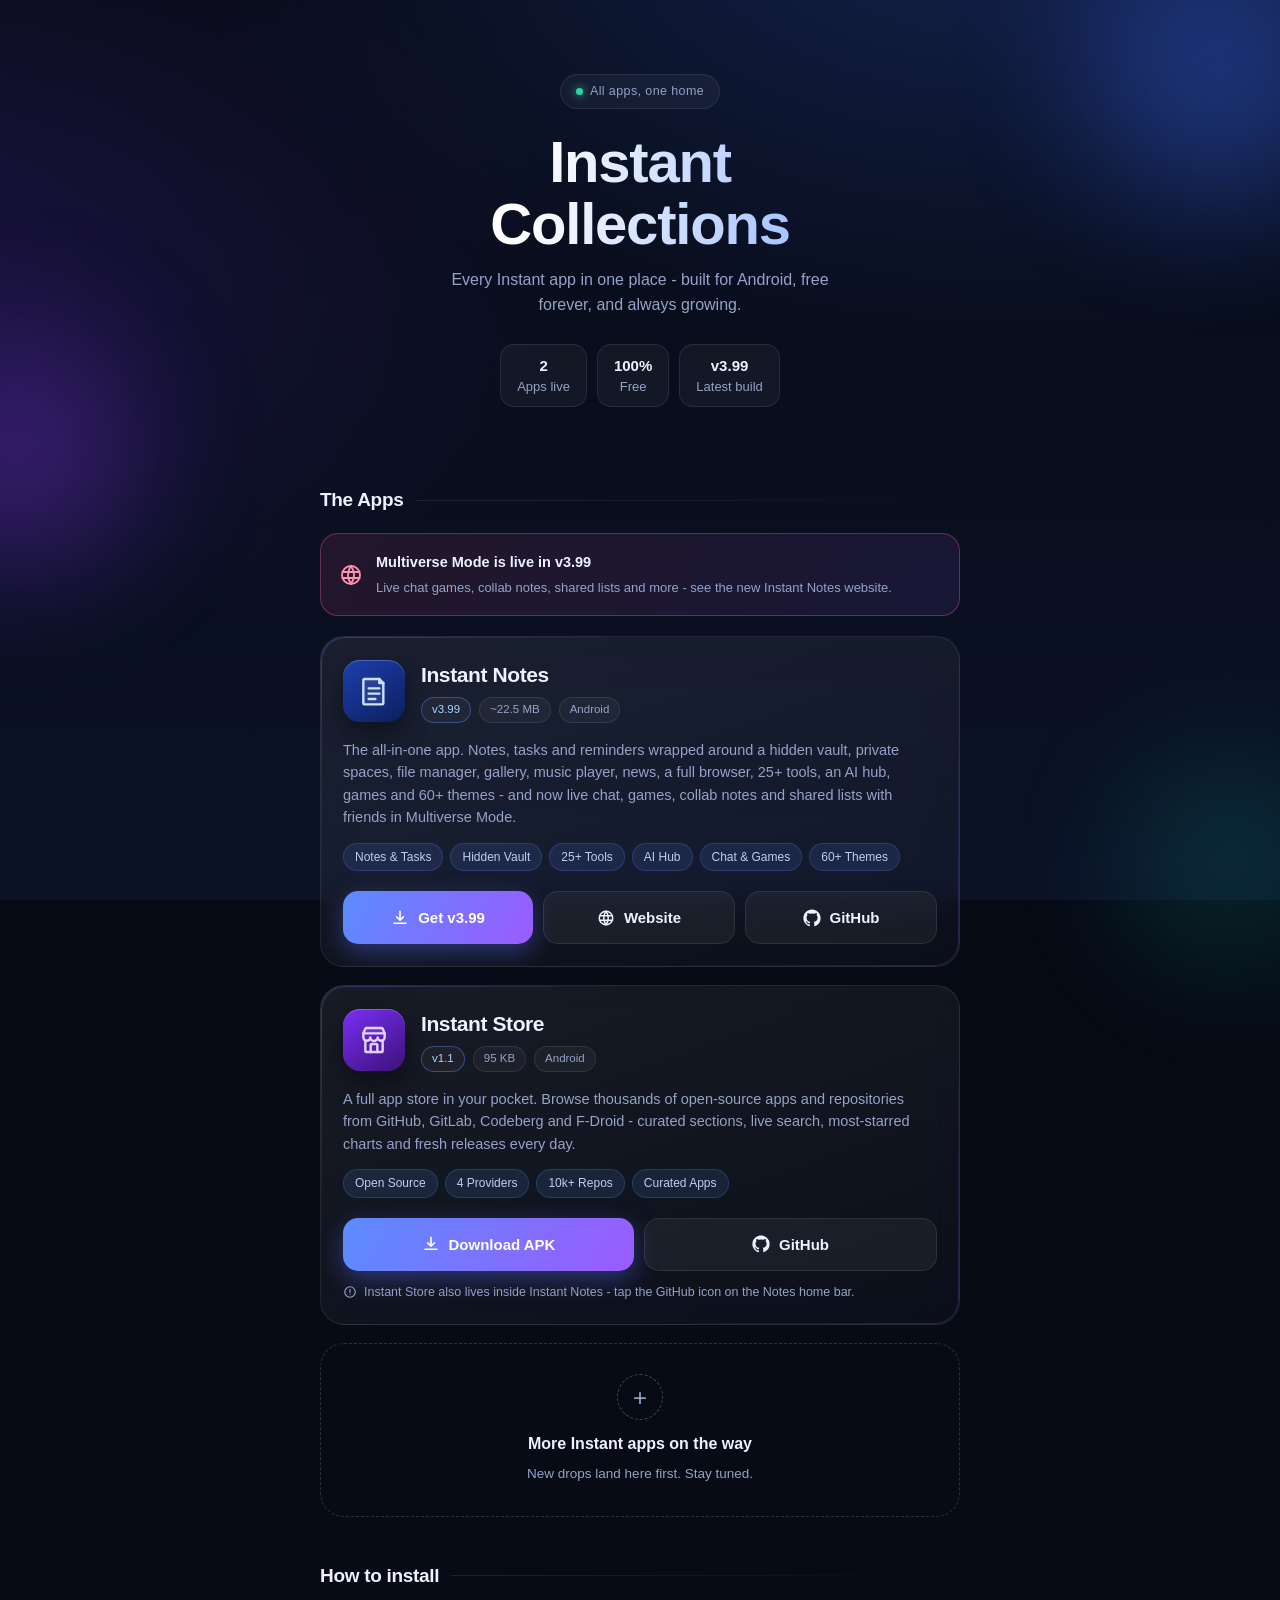
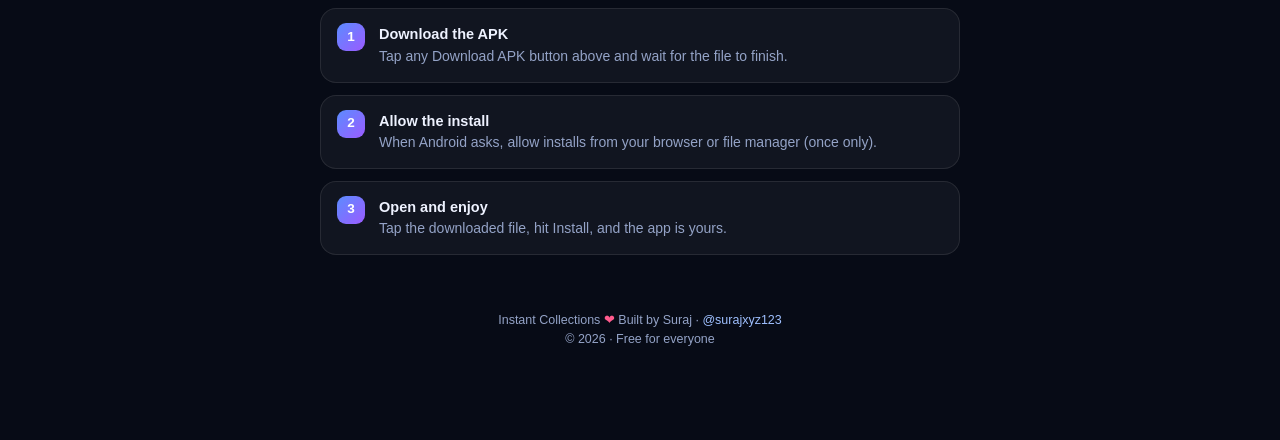
<file: index.html>
<!DOCTYPE html><html lang="en"><head><meta charset="UTF-8"><meta name="viewport" content="width=device-width, initial-scale=1.0, viewport-fit=cover"><title>Instant Collections - Apps by Suraj</title><meta name="description" content="Instant Collections - one place for every Instant app. Download Instant Notes and Instant Store for Android.">
<meta name="robots" content="index, follow, max-image-preview:large">
<link rel="canonical" href="https://surajxyz123.github.io/instant-collections/">
<meta property="og:type" content="website">
<meta property="og:site_name" content="Instant Collections">
<meta property="og:title" content="Instant Collections - Android apps by Suraj">
<meta property="og:description" content="Discover and download Instant Notes and Instant Store for Android, free from Instant Collections.">
<meta property="og:url" content="https://surajxyz123.github.io/instant-collections/">
<meta name="twitter:card" content="summary">
<meta name="twitter:title" content="Instant Collections - Android apps by Suraj">
<meta name="twitter:description" content="Discover and download Instant Notes and Instant Store for Android, free from Instant Collections."><style>
* { margin:0; padding:0; box-sizing:border-box; -webkit-tap-highlight-color:transparent; }
:root{
--bg:#070b16; --bg2:#0b1226; --card:rgba(255,255,255,.045); --stroke:rgba(255,255,255,.09);
--txt:#eef2ff; --dim:#94a3c7; --accent:#5b8cff; --accent2:#9b5bff; --green:#2dd4a7;
}
html{ scroll-behavior:smooth; }
body{
font-family:-apple-system,BlinkMacSystemFont,'Segoe UI',Roboto,'Helvetica Neue',Arial,sans-serif;
background:var(--bg); color:var(--txt); min-height:100vh; overflow-x:hidden;
line-height:1.55;
}
/* animated background */
.bg{ position:fixed; inset:0; z-index:-2; background:
radial-gradient(120% 90% at 80% -10%, #14224d 0%, transparent 55%),
radial-gradient(100% 80% at -10% 30%, #1a1340 0%, transparent 55%),
linear-gradient(180deg, var(--bg) 0%, var(--bg2) 100%); }
.blob{ position:fixed; border-radius:50%; filter:blur(70px); opacity:.35; z-index:-1; animation:drift 16s ease-in-out infinite alternate; }
.b1{ width:260px; height:260px; background:#3b6cff; top:-60px; right:-70px; }
.b2{ width:220px; height:220px; background:#8b3bff; top:38%; left:-90px; animation-delay:-5s; animation-duration:19s; }
.b3{ width:180px; height:180px; background:#0fbba6; bottom:-50px; right:-40px; animation-delay:-9s; animation-duration:22s; opacity:.22; }
@keyframes drift{ from{ transform:translate(0,0) scale(1); } to{ transform:translate(30px,40px) scale(1.15); } }
.wrap{ max-width:680px; margin:0 auto; padding:0 20px 90px; }
/* hero */
header{ text-align:center; padding:74px 0 34px; }
.pill{ display:inline-flex; align-items:center; gap:7px; font-size:12.5px; letter-spacing:.4px; color:var(--dim);
border:1px solid var(--stroke); background:var(--card); padding:7px 15px; border-radius:100px;
backdrop-filter:blur(8px); animation:fadeDown .8s cubic-bezier(.2,.8,.2,1) both; }
.pill .dot{ width:7px; height:7px; border-radius:50%; background:var(--green); box-shadow:0 0 10px var(--green); animation:pulse 2.2s infinite; }
@keyframes pulse{ 0%,100%{ transform:scale(1); opacity:1;} 50%{ transform:scale(1.5); opacity:.55;} }
h1{ margin-top:22px; font-size:clamp(38px,9.5vw,58px); font-weight:800; letter-spacing:-1.2px; line-height:1.06;
background:linear-gradient(100deg,#fff 15%,#8db2ff 40%,#c29bff 60%,#fff 85%);
background-size:220% 100%; -webkit-background-clip:text; background-clip:text; color:transparent;
animation:shine 6s linear infinite, fadeDown .9s .12s cubic-bezier(.2,.8,.2,1) both; }
@keyframes shine{ to{ background-position:-220% 0; } }
.sub{ margin-top:14px; color:var(--dim); font-size:16px; max-width:420px; margin-left:auto; margin-right:auto;
animation:fadeDown 1s .24s cubic-bezier(.2,.8,.2,1) both; }
.stats{ display:flex; justify-content:center; gap:10px; margin-top:26px; animation:fadeDown 1s .34s cubic-bezier(.2,.8,.2,1) both; flex-wrap:wrap; }
.stat{ border:1px solid var(--stroke); background:var(--card); border-radius:14px; padding:9px 16px; font-size:13px; color:var(--dim); backdrop-filter:blur(8px); }
.stat b{ color:var(--txt); font-size:15px; display:block; }
@keyframes fadeDown{ from{ opacity:0; transform:translateY(-18px);} to{ opacity:1; transform:none;} }
/* section title */
.sec-title{ display:flex; align-items:center; gap:12px; margin:44px 0 18px; }
.sec-title h2{ font-size:19px; font-weight:700; letter-spacing:-.3px; }
.sec-title .line{ flex:1; height:1px; background:linear-gradient(90deg,var(--stroke),transparent); }
/* app cards */
.card{ position:relative; border:1px solid var(--stroke); border-radius:24px; padding:22px;
background:linear-gradient(160deg, rgba(255,255,255,.07), rgba(255,255,255,.02));
backdrop-filter:blur(14px); margin-bottom:18px; overflow:hidden;
opacity:0; transform:translateY(34px); transition:opacity .7s cubic-bezier(.2,.8,.2,1), transform .7s cubic-bezier(.2,.8,.2,1), border-color .3s; }
.card.show{ opacity:1; transform:none; }
.card:active{ transform:scale(.985); }
.card::before{ content:""; position:absolute; inset:0; border-radius:24px; padding:1px; pointer-events:none;
background:linear-gradient(140deg, rgba(91,140,255,.55), transparent 30%, transparent 70%, rgba(155,91,255,.45));
-webkit-mask:linear-gradient(#000 0 0) content-box, linear-gradient(#000 0 0); -webkit-mask-composite:xor; mask-composite:exclude; opacity:.6; }
.card-head{ display:flex; gap:16px; align-items:center; }
.icon{ width:62px; height:62px; border-radius:17px; flex:none; display:grid; place-items:center;
box-shadow:0 10px 26px rgba(0,0,0,.45), inset 0 1px 0 rgba(255,255,255,.22); animation:bob 5s ease-in-out infinite; }
.icon svg{ width:32px; height:32px; }
.icon.notes{ background:linear-gradient(145deg,#1d3fae,#0c1f5e); }
.icon.store{ background:linear-gradient(145deg,#7b2ff7,#3b1178); animation-delay:-2.4s; }
@keyframes bob{ 0%,100%{ transform:translateY(0);} 50%{ transform:translateY(-5px);} }
.card-head h3{ font-size:21px; font-weight:750; letter-spacing:-.4px; }
.meta{ display:flex; gap:8px; margin-top:5px; flex-wrap:wrap; }
.chip{ font-size:11.5px; padding:3px 10px; border-radius:100px; border:1px solid var(--stroke); color:var(--dim); background:rgba(255,255,255,.04); }
.chip.ver{ color:#9fd8ff; border-color:rgba(91,140,255,.4); }
.desc{ color:var(--dim); font-size:14.5px; margin:16px 0 14px; }
.tags{ display:flex; flex-wrap:wrap; gap:7px; margin-bottom:20px; }
.tag{ font-size:12px; color:#c3cdf0; background:rgba(91,140,255,.12); border:1px solid rgba(91,140,255,.22); padding:4px 11px; border-radius:100px; }
.btns{ display:flex; gap:10px; flex-wrap:wrap; }
.btn{ position:relative; overflow:hidden; flex:1; min-width:140px; text-align:center; text-decoration:none; font-weight:700; font-size:15px;
padding:14px 18px; border-radius:15px; transition:transform .18s, box-shadow .3s; display:inline-flex; align-items:center; justify-content:center; gap:9px; }
.btn svg{ width:18px; height:18px; }
.btn:active{ transform:scale(.96); }
.btn-p{ color:#fff; background:linear-gradient(120deg,var(--accent),var(--accent2)); box-shadow:0 8px 24px rgba(91,110,255,.38); }
.btn-p::after{ content:""; position:absolute; top:0; left:-80%; width:50%; height:100%; transform:skewX(-20deg);
background:linear-gradient(90deg,transparent,rgba(255,255,255,.35),transparent); animation:sweep 3.2s ease-in-out infinite; }
@keyframes sweep{ 0%,55%{ left:-80%; } 100%{ left:130%; } }
.btn-g{ color:var(--txt); border:1px solid var(--stroke); background:rgba(255,255,255,.05); }
.note-inline{ margin-top:12px; font-size:12.5px; color:var(--dim); display:flex; gap:7px; align-items:flex-start; }
.note-inline svg{ width:14px; height:14px; flex:none; margin-top:2px; }
/* coming soon */
.soon{ border:1.5px dashed rgba(255,255,255,.16); border-radius:24px; padding:30px 22px; text-align:center; color:var(--dim);
opacity:0; transform:translateY(34px); transition:opacity .7s, transform .7s; }
.soon.show{ opacity:1; transform:none; }
.soon .plus{ width:46px; height:46px; margin:0 auto 12px; border-radius:50%; display:grid; place-items:center;
border:1.5px dashed rgba(255,255,255,.25); font-size:24px; color:var(--dim); animation:spinPulse 4s ease-in-out infinite; }
@keyframes spinPulse{ 0%,100%{ transform:scale(1);} 50%{ transform:scale(1.12); border-color:rgba(91,140,255,.6); color:#9fc0ff;} }
.soon b{ color:var(--txt); display:block; font-size:16px; margin-bottom:4px; }
.soon span{ font-size:13.5px; }
/* install steps */
.steps{ display:flex; flex-direction:column; gap:12px; }
.step{ display:flex; gap:14px; align-items:flex-start; border:1px solid var(--stroke); background:var(--card); border-radius:16px; padding:14px 16px;
opacity:0; transform:translateY(24px); transition:opacity .6s, transform .6s; }
.step.show{ opacity:1; transform:none; }
.step .n{ flex:none; width:28px; height:28px; border-radius:9px; display:grid; place-items:center; font-weight:800; font-size:13.5px;
background:linear-gradient(135deg,var(--accent),var(--accent2)); color:#fff; }
.step p{ font-size:14px; color:var(--dim); }
.step p b{ color:var(--txt); display:block; font-size:14.5px; }
footer{ text-align:center; margin-top:56px; color:var(--dim); font-size:12.5px; }
footer .heart{ color:#ff5b8d; display:inline-block; animation:beat 1.6s ease-in-out infinite; }
@keyframes beat{ 0%,100%{ transform:scale(1);} 12%{ transform:scale(1.3);} 24%{ transform:scale(1);} }
footer a{ color:#9fc0ff; text-decoration:none; }
</style></head><body><div class="bg"></div><div class="blob b1"></div><div class="blob b2"></div><div class="blob b3"></div><div class="wrap"><header><span class="pill"><span class="dot"></span>All apps, one home</span><h1>Instant<br>Collections</h1><p class="sub">Every Instant app in one place - built for Android, free forever, and always growing.</p><div class="stats"><div class="stat"><b>2</b>Apps live</div><div class="stat"><b>100%</b>Free</div><div class="stat"><b>v3.99</b>Latest build</div></div></header><div class="sec-title"><h2>The Apps</h2><div class="line"></div></div><a href="./notes.html" style="display:block;text-decoration:none;color:inherit;margin-bottom:20px;"><div style="border:1px solid rgba(255,91,141,.35);background:linear-gradient(120deg,rgba(255,91,141,.1),rgba(155,91,255,.1));border-radius:18px;padding:16px 18px;display:flex;align-items:center;gap:13px;"><svg width="24" height="24" viewBox="0 0 24 24" fill="none" stroke="#ff8fb3" stroke-width="1.9" stroke-linecap="round" stroke-linejoin="round" style="flex:none;"><circle cx="12" cy="12" r="9"/><path d="M3.5 9h17M3.5 15h17M12 3a15 15 0 0 1 0 18M12 3a15 15 0 0 0 0 18"/></svg><div><b style="font-size:14.5px;">Multiverse Mode is live in v3.99</b><br><span style="font-size:13px;color:var(--dim);">Live chat games, collab notes, shared lists and more - see the new Instant Notes website.</span></div></div></a><!-- Instant Notes --><section class="card"><div class="card-head"><div class="icon notes"><svg viewBox="0 0 24 24" fill="none" stroke="#cfe0ff" stroke-width="1.8" stroke-linecap="round" stroke-linejoin="round"><path d="M5 3h11l3 3v15a1 1 0 0 1-1 1H5a1 1 0 0 1-1-1V4a1 1 0 0 1 1-1z" fill="rgba(255,255,255,.08)"/><path d="M16 3v3h3"/><path d="M8 10h8M8 14h8M8 18h5"/></svg></div><div><h3>Instant Notes</h3><div class="meta"><span class="chip ver">v3.99</span><span class="chip">~22.5 MB</span><span class="chip">Android</span></div></div></div><p class="desc">The all-in-one app. Notes, tasks and reminders wrapped around a hidden vault, private spaces, file manager, gallery, music player, news, a full browser, 25+ tools, an AI hub, games and 60+ themes - and now live chat, games, collab notes and shared lists with friends in Multiverse Mode.</p><div class="tags"><span class="tag">Notes &amp; Tasks</span><span class="tag">Hidden Vault</span><span class="tag">25+ Tools</span><span class="tag">AI Hub</span><span class="tag">Chat &amp; Games</span><span class="tag">60+ Themes</span></div><div class="btns"><a class="btn btn-p" href="./notes-install.html"><svg viewBox="0 0 24 24" fill="none" stroke="currentColor" stroke-width="2.2" stroke-linecap="round" stroke-linejoin="round"><path d="M12 3v12m0 0l-4.5-4.5M12 15l4.5-4.5M4 19h16"/></svg>
Get v3.99
</a><a class="btn btn-g" href="./notes.html"><svg viewBox="0 0 24 24" fill="none" stroke="currentColor" stroke-width="2" stroke-linecap="round" stroke-linejoin="round"><circle cx="12" cy="12" r="9"/><path d="M3.5 9h17M3.5 15h17M12 3a15 15 0 0 1 0 18M12 3a15 15 0 0 0 0 18"/></svg>
Website
</a><a class="btn btn-g" href="https://github.com/surajxyz123/instant-notes" target="_blank" rel="noopener"><svg viewBox="0 0 24 24" fill="currentColor"><path d="M12 .5C5.65.5.5 5.65.5 12c0 5.08 3.29 9.39 7.86 10.91.58.11.79-.25.79-.55v-2.15c-3.2.7-3.87-1.36-3.87-1.36-.53-1.32-1.28-1.68-1.28-1.68-1.05-.72.08-.7.08-.7 1.16.08 1.77 1.19 1.77 1.19 1.03 1.76 2.7 1.25 3.36.96.1-.75.4-1.25.73-1.54-2.55-.29-5.23-1.28-5.23-5.68 0-1.26.45-2.28 1.19-3.09-.12-.29-.52-1.46.11-3.05 0 0 .97-.31 3.18 1.18a11.1 11.1 0 0 1 5.8 0c2.2-1.49 3.17-1.18 3.17-1.18.63 1.59.23 2.76.11 3.05.74.81 1.19 1.83 1.19 3.09 0 4.41-2.69 5.38-5.25 5.67.41.36.78 1.05.78 2.13v3.16c0 .3.21.67.8.55A11.5 11.5 0 0 0 23.5 12C23.5 5.65 18.35.5 12 .5z"/></svg>
GitHub
</a></div></section><!-- Instant Store --><section class="card"><div class="card-head"><div class="icon store"><svg viewBox="0 0 24 24" fill="none" stroke="#e3d4ff" stroke-width="1.8" stroke-linecap="round" stroke-linejoin="round"><path d="M4 7l1.5-3.5A1 1 0 0 1 6.4 3h11.2a1 1 0 0 1 .9.5L20 7" fill="rgba(255,255,255,.08)"/><path d="M4 7h16v3a2.6 2.6 0 0 1-5.2 0 2.7 2.7 0 0 1-5.6 0A2.6 2.6 0 0 1 4 10V7z"/><path d="M5.5 12.5V20a1 1 0 0 0 1 1h11a1 1 0 0 0 1-1v-7.5"/><path d="M9.5 21v-5a1 1 0 0 1 1-1h3a1 1 0 0 1 1 1v5"/></svg></div><div><h3>Instant Store</h3><div class="meta"><span class="chip ver">v1.1</span><span class="chip">95 KB</span><span class="chip">Android</span></div></div></div><p class="desc">A full app store in your pocket. Browse thousands of open-source apps and repositories from GitHub, GitLab, Codeberg and F-Droid - curated sections, live search, most-starred charts and fresh releases every day.</p><div class="tags"><span class="tag">Open Source</span><span class="tag">4 Providers</span><span class="tag">10k+ Repos</span><span class="tag">Curated Apps</span></div><div class="btns"><a class="btn btn-p" href="https://github.com/surajxyz123/instant-collections/releases/download/v1.0/Instant-Store-v1.1.apk" download><svg viewBox="0 0 24 24" fill="none" stroke="currentColor" stroke-width="2.2" stroke-linecap="round" stroke-linejoin="round"><path d="M12 3v12m0 0l-4.5-4.5M12 15l4.5-4.5M4 19h16"/></svg>
Download APK
</a><a class="btn btn-g" href="https://github.com/surajxyz123/instant-notes#instant-store" target="_blank" rel="noopener"><svg viewBox="0 0 24 24" fill="currentColor"><path d="M12 .5C5.65.5.5 5.65.5 12c0 5.08 3.29 9.39 7.86 10.91.58.11.79-.25.79-.55v-2.15c-3.2.7-3.87-1.36-3.87-1.36-.53-1.32-1.28-1.68-1.28-1.68-1.05-.72.08-.7.08-.7 1.16.08 1.77 1.19 1.77 1.19 1.03 1.76 2.7 1.25 3.36.96.1-.75.4-1.25.73-1.54-2.55-.29-5.23-1.28-5.23-5.68 0-1.26.45-2.28 1.19-3.09-.12-.29-.52-1.46.11-3.05 0 0 .97-.31 3.18 1.18a11.1 11.1 0 0 1 5.8 0c2.2-1.49 3.17-1.18 3.17-1.18.63 1.59.23 2.76.11 3.05.74.81 1.19 1.83 1.19 3.09 0 4.41-2.69 5.38-5.25 5.67.41.36.78 1.05.78 2.13v3.16c0 .3.21.67.8.55A11.5 11.5 0 0 0 23.5 12C23.5 5.65 18.35.5 12 .5z"/></svg>
GitHub
</a></div><p class="note-inline"><svg viewBox="0 0 24 24" fill="none" stroke="currentColor" stroke-width="2" stroke-linecap="round"><circle cx="12" cy="12" r="9"/><path d="M12 8v5m0 3v.01"/></svg>
Instant Store also lives inside Instant Notes - tap the GitHub icon on the Notes home bar.
</p></section><!-- coming soon --><div class="soon"><div class="plus">+</div><b>More Instant apps on the way</b><span>New drops land here first. Stay tuned.</span></div><div class="sec-title"><h2>How to install</h2><div class="line"></div></div><div class="steps"><div class="step"><div class="n">1</div><p><b>Download the APK</b>Tap any Download APK button above and wait for the file to finish.</p></div><div class="step"><div class="n">2</div><p><b>Allow the install</b>When Android asks, allow installs from your browser or file manager (once only).</p></div><div class="step"><div class="n">3</div><p><b>Open and enjoy</b>Tap the downloaded file, hit Install, and the app is yours.</p></div></div><footer>
Instant Collections <span class="heart">&#10084;</span> Built by Suraj &middot; <a href="https://github.com/surajxyz123" target="_blank" rel="noopener">@surajxyz123</a><br>
&copy; 2026 &middot; Free for everyone
</footer></div><script src="./app.js"></script></body></html>
</file>
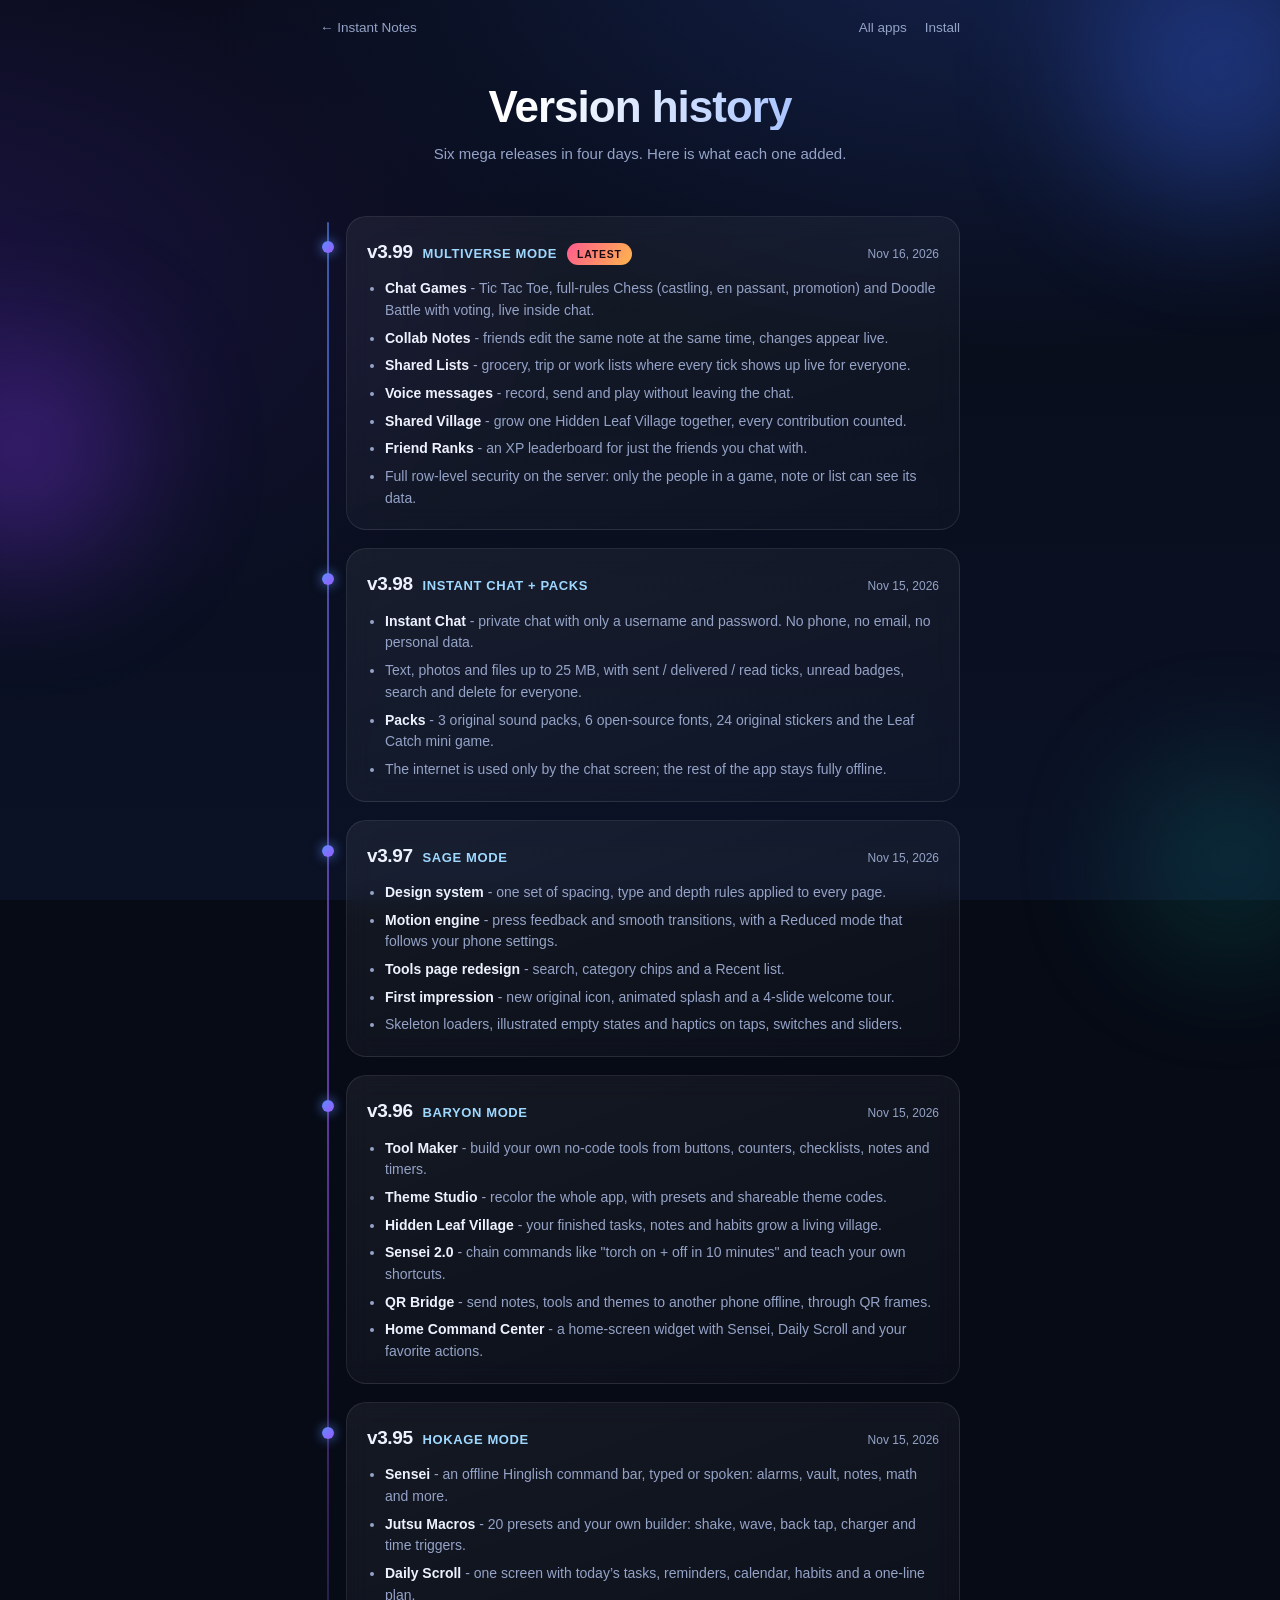
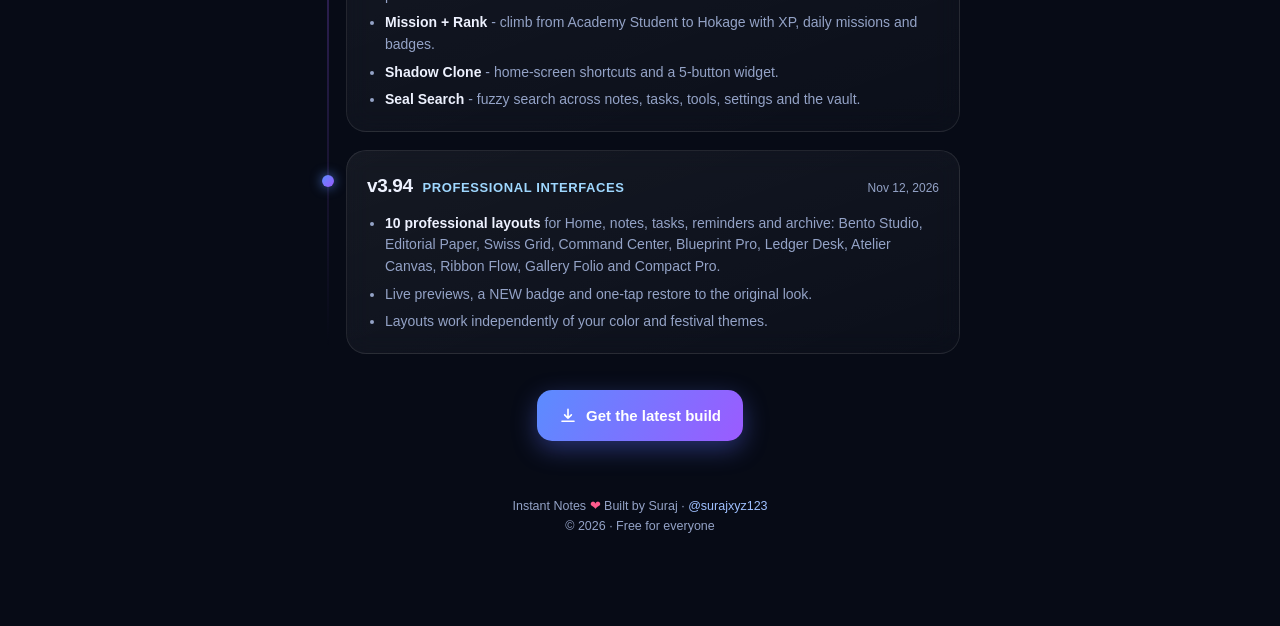
<file: 10-notes-versions.html>
<!DOCTYPE html><html lang="en"><head><meta charset="UTF-8"><meta name="viewport" content="width=device-width, initial-scale=1.0, viewport-fit=cover"><title>Instant Notes - Version history</title><meta name="description" content="Every recent Instant Notes release, from v3.94 Professional Interfaces to v3.99 Multiverse Mode.">
<meta name="robots" content="index, follow">
<link rel="canonical" href="https://surajxyz123.github.io/instant-collections/notes-versions.html">
<meta property="og:type" content="website">
<meta property="og:site_name" content="Instant Collections">
<meta property="og:title" content="Instant Notes - Version history">
<meta property="og:description" content="Every recent Instant Notes release, from v3.94 to v3.99 Multiverse Mode.">
<meta property="og:url" content="https://surajxyz123.github.io/instant-collections/notes-versions.html"><style>
* { margin:0; padding:0; box-sizing:border-box; -webkit-tap-highlight-color:transparent; }
:root{
--bg:#070b16; --bg2:#0b1226; --card:rgba(255,255,255,.045); --stroke:rgba(255,255,255,.09);
--txt:#eef2ff; --dim:#94a3c7; --accent:#5b8cff; --accent2:#9b5bff; --green:#2dd4a7; --pink:#ff5b8d; --amber:#ffb54d;
}
html{ scroll-behavior:smooth; }
body{ font-family:-apple-system,BlinkMacSystemFont,'Segoe UI',Roboto,'Helvetica Neue',Arial,sans-serif;
background:var(--bg); color:var(--txt); min-height:100vh; overflow-x:hidden; line-height:1.55; }
.bg{ position:fixed; inset:0; z-index:-2; background:
radial-gradient(120% 90% at 80% -10%, #14224d 0%, transparent 55%),
radial-gradient(100% 80% at -10% 30%, #1a1340 0%, transparent 55%),
linear-gradient(180deg, var(--bg) 0%, var(--bg2) 100%); }
.blob{ position:fixed; border-radius:50%; filter:blur(70px); opacity:.35; z-index:-1; animation:drift 16s ease-in-out infinite alternate; }
.b1{ width:260px; height:260px; background:#3b6cff; top:-60px; right:-70px; }
.b2{ width:220px; height:220px; background:#8b3bff; top:38%; left:-90px; animation-delay:-5s; animation-duration:19s; }
.b3{ width:180px; height:180px; background:#0fbba6; bottom:-50px; right:-40px; animation-delay:-9s; animation-duration:22s; opacity:.22; }
@keyframes drift{ from{ transform:translate(0,0) scale(1); } to{ transform:translate(30px,40px) scale(1.15); } }
.wrap{ max-width:680px; margin:0 auto; padding:0 20px 90px; }
nav{ display:flex; align-items:center; justify-content:space-between; padding:18px 0 0; }
nav a{ color:var(--dim); text-decoration:none; font-size:13.5px; display:inline-flex; align-items:center; gap:6px; }
nav a:hover{ color:var(--txt); }
nav .links{ display:flex; gap:18px; }
header{ text-align:center; padding:44px 0 10px; }
h1{ font-size:clamp(32px,8vw,44px); font-weight:800; letter-spacing:-1px; line-height:1.08;
background:linear-gradient(100deg,#fff 15%,#8db2ff 40%,#c29bff 60%,#fff 85%);
background-size:220% 100%; -webkit-background-clip:text; background-clip:text; color:transparent;
animation:shine 6s linear infinite, fadeDown .9s .1s cubic-bezier(.2,.8,.2,1) both; }
@keyframes shine{ to{ background-position:-220% 0; } }
@keyframes fadeDown{ from{ opacity:0; transform:translateY(-18px);} to{ opacity:1; transform:none;} }
.sub{ margin-top:12px; color:var(--dim); font-size:15px; animation:fadeDown 1s .2s cubic-bezier(.2,.8,.2,1) both; }
/* timeline */
.tl{ position:relative; margin-top:40px; padding-left:26px; }
.tl::before{ content:""; position:absolute; left:7px; top:6px; bottom:6px; width:2px;
background:linear-gradient(180deg,var(--accent),var(--accent2),transparent); border-radius:2px; opacity:.6; }
.rel{ position:relative; border:1px solid var(--stroke); border-radius:20px; padding:20px; margin-bottom:18px;
background:linear-gradient(160deg, rgba(255,255,255,.06), rgba(255,255,255,.02)); backdrop-filter:blur(12px);
opacity:0; transform:translateY(26px); transition:opacity .6s cubic-bezier(.2,.8,.2,1), transform .6s cubic-bezier(.2,.8,.2,1); }
.rel.show{ opacity:1; transform:none; }
.rel::before{ content:""; position:absolute; left:-25px; top:24px; width:12px; height:12px; border-radius:50%;
background:linear-gradient(135deg,var(--accent),var(--accent2)); box-shadow:0 0 12px rgba(91,140,255,.8); }
.rel-head{ display:flex; align-items:baseline; gap:10px; flex-wrap:wrap; }
.rel-head .ver{ font-size:19px; font-weight:800; letter-spacing:-.4px; }
.rel-head .name{ font-size:13px; font-weight:700; letter-spacing:.6px; text-transform:uppercase; color:#9fd8ff; }
.rel-head .date{ margin-left:auto; font-size:12px; color:var(--dim); }
.rel ul{ margin:12px 0 0 18px; color:var(--dim); font-size:14px; display:flex; flex-direction:column; gap:6px; }
.rel ul b{ color:var(--txt); font-weight:600; }
.latest{ font-size:10.5px; font-weight:700; letter-spacing:.8px; text-transform:uppercase; padding:3px 10px; border-radius:100px;
background:linear-gradient(120deg,var(--pink),var(--amber)); color:#1a0b12; }
.btn{ position:relative; overflow:hidden; display:inline-flex; align-items:center; justify-content:center; gap:9px; text-decoration:none; font-weight:700; font-size:15px;
padding:14px 22px; border-radius:15px; color:#fff; background:linear-gradient(120deg,var(--accent),var(--accent2)); box-shadow:0 8px 24px rgba(91,110,255,.38); }
.btn svg{ width:18px; height:18px; }
.center{ text-align:center; margin-top:36px; }
footer{ text-align:center; margin-top:56px; color:var(--dim); font-size:12.5px; }
footer .heart{ color:var(--pink); display:inline-block; animation:beat 1.6s ease-in-out infinite; }
@keyframes beat{ 0%,100%{ transform:scale(1);} 12%{ transform:scale(1.3);} 24%{ transform:scale(1);} }
footer a{ color:#9fc0ff; text-decoration:none; }
</style></head><body><div class="bg"></div><div class="blob b1"></div><div class="blob b2"></div><div class="blob b3"></div><div class="wrap">
<nav><a href="./notes.html">&#8592; Instant Notes</a><div class="links"><a href="./index.html">All apps</a><a href="./notes-install.html">Install</a></div></nav>
<header><h1>Version history</h1><p class="sub">Six mega releases in four days. Here is what each one added.</p></header>
<div class="tl">

<section class="rel"><div class="rel-head"><span class="ver">v3.99</span><span class="name">Multiverse Mode</span><span class="latest">Latest</span><span class="date">Nov 16, 2026</span></div>
<ul>
<li><b>Chat Games</b> - Tic Tac Toe, full-rules Chess (castling, en passant, promotion) and Doodle Battle with voting, live inside chat.</li>
<li><b>Collab Notes</b> - friends edit the same note at the same time, changes appear live.</li>
<li><b>Shared Lists</b> - grocery, trip or work lists where every tick shows up live for everyone.</li>
<li><b>Voice messages</b> - record, send and play without leaving the chat.</li>
<li><b>Shared Village</b> - grow one Hidden Leaf Village together, every contribution counted.</li>
<li><b>Friend Ranks</b> - an XP leaderboard for just the friends you chat with.</li>
<li>Full row-level security on the server: only the people in a game, note or list can see its data.</li>
</ul></section>

<section class="rel"><div class="rel-head"><span class="ver">v3.98</span><span class="name">Instant Chat + Packs</span><span class="date">Nov 15, 2026</span></div>
<ul>
<li><b>Instant Chat</b> - private chat with only a username and password. No phone, no email, no personal data.</li>
<li>Text, photos and files up to 25 MB, with sent / delivered / read ticks, unread badges, search and delete for everyone.</li>
<li><b>Packs</b> - 3 original sound packs, 6 open-source fonts, 24 original stickers and the Leaf Catch mini game.</li>
<li>The internet is used only by the chat screen; the rest of the app stays fully offline.</li>
</ul></section>

<section class="rel"><div class="rel-head"><span class="ver">v3.97</span><span class="name">Sage Mode</span><span class="date">Nov 15, 2026</span></div>
<ul>
<li><b>Design system</b> - one set of spacing, type and depth rules applied to every page.</li>
<li><b>Motion engine</b> - press feedback and smooth transitions, with a Reduced mode that follows your phone settings.</li>
<li><b>Tools page redesign</b> - search, category chips and a Recent list.</li>
<li><b>First impression</b> - new original icon, animated splash and a 4-slide welcome tour.</li>
<li>Skeleton loaders, illustrated empty states and haptics on taps, switches and sliders.</li>
</ul></section>

<section class="rel"><div class="rel-head"><span class="ver">v3.96</span><span class="name">Baryon Mode</span><span class="date">Nov 15, 2026</span></div>
<ul>
<li><b>Tool Maker</b> - build your own no-code tools from buttons, counters, checklists, notes and timers.</li>
<li><b>Theme Studio</b> - recolor the whole app, with presets and shareable theme codes.</li>
<li><b>Hidden Leaf Village</b> - your finished tasks, notes and habits grow a living village.</li>
<li><b>Sensei 2.0</b> - chain commands like "torch on + off in 10 minutes" and teach your own shortcuts.</li>
<li><b>QR Bridge</b> - send notes, tools and themes to another phone offline, through QR frames.</li>
<li><b>Home Command Center</b> - a home-screen widget with Sensei, Daily Scroll and your favorite actions.</li>
</ul></section>

<section class="rel"><div class="rel-head"><span class="ver">v3.95</span><span class="name">Hokage Mode</span><span class="date">Nov 15, 2026</span></div>
<ul>
<li><b>Sensei</b> - an offline Hinglish command bar, typed or spoken: alarms, vault, notes, math and more.</li>
<li><b>Jutsu Macros</b> - 20 presets and your own builder: shake, wave, back tap, charger and time triggers.</li>
<li><b>Daily Scroll</b> - one screen with today&rsquo;s tasks, reminders, calendar, habits and a one-line plan.</li>
<li><b>Mission + Rank</b> - climb from Academy Student to Hokage with XP, daily missions and badges.</li>
<li><b>Shadow Clone</b> - home-screen shortcuts and a 5-button widget.</li>
<li><b>Seal Search</b> - fuzzy search across notes, tasks, tools, settings and the vault.</li>
</ul></section>

<section class="rel"><div class="rel-head"><span class="ver">v3.94</span><span class="name">Professional Interfaces</span><span class="date">Nov 12, 2026</span></div>
<ul>
<li><b>10 professional layouts</b> for Home, notes, tasks, reminders and archive: Bento Studio, Editorial Paper, Swiss Grid, Command Center, Blueprint Pro, Ledger Desk, Atelier Canvas, Ribbon Flow, Gallery Folio and Compact Pro.</li>
<li>Live previews, a NEW badge and one-tap restore to the original look.</li>
<li>Layouts work independently of your color and festival themes.</li>
</ul></section>

</div>
<div class="center"><a class="btn" href="./notes-install.html"><svg viewBox="0 0 24 24" fill="none" stroke="currentColor" stroke-width="2.2" stroke-linecap="round" stroke-linejoin="round"><path d="M12 3v12m0 0l-4.5-4.5M12 15l4.5-4.5M4 19h16"/></svg>Get the latest build</a></div>
<footer>Instant Notes <span class="heart">&#10084;</span> Built by Suraj &middot; <a href="https://github.com/surajxyz123" target="_blank" rel="noopener">@surajxyz123</a><br>&copy; 2026 &middot; Free for everyone</footer>
</div><script>
const io = new IntersectionObserver(es => { es.forEach(e => { if (e.isIntersecting) { e.target.classList.add('show'); io.unobserve(e.target); } }); }, { threshold: .1 });
document.querySelectorAll('.rel').forEach(el => io.observe(el));
</script></body></html>
</file>
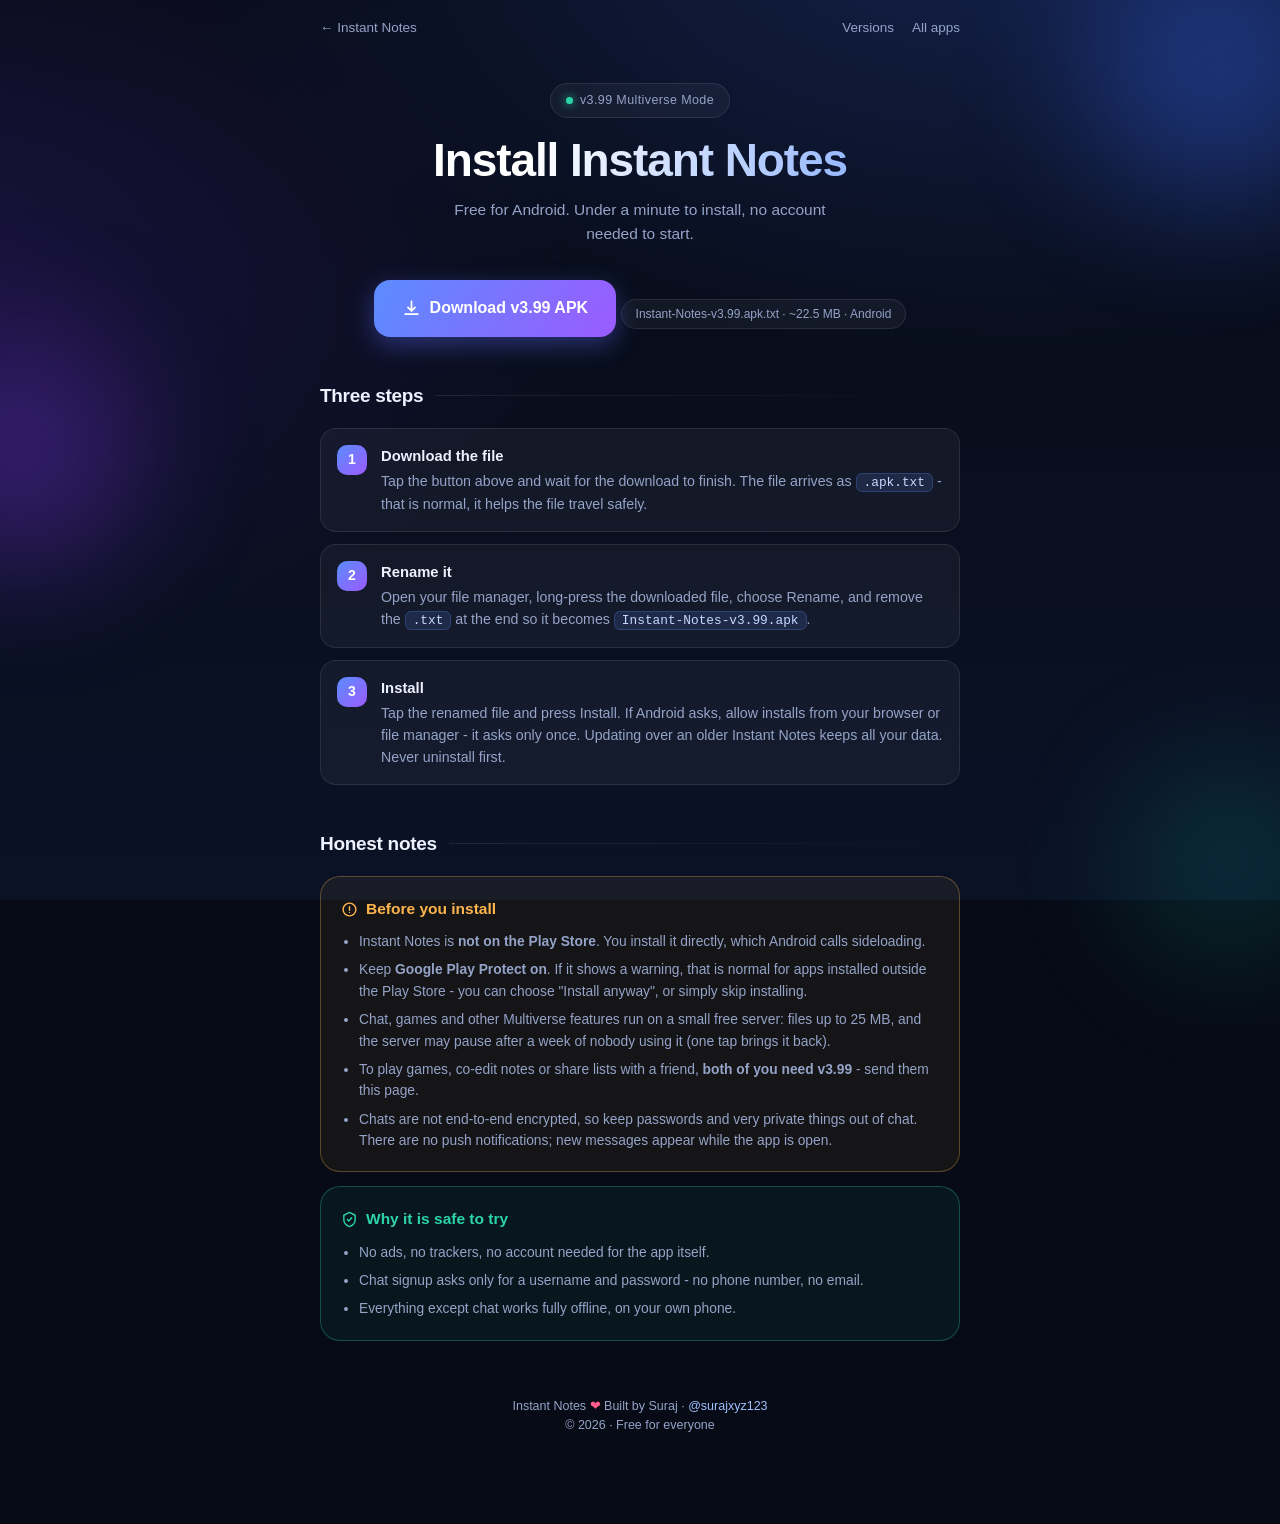
<file: 11-notes-install.html>
<!DOCTYPE html><html lang="en"><head><meta charset="UTF-8"><meta name="viewport" content="width=device-width, initial-scale=1.0, viewport-fit=cover"><title>Install Instant Notes - v3.99 for Android</title><meta name="description" content="Install Instant Notes v3.99 Multiverse Mode on Android in under a minute. Free, no ads, no account needed for the app.">
<meta name="robots" content="index, follow">
<link rel="canonical" href="https://surajxyz123.github.io/instant-collections/notes-install.html">
<meta property="og:type" content="website">
<meta property="og:site_name" content="Instant Collections">
<meta property="og:title" content="Install Instant Notes">
<meta property="og:description" content="Install Instant Notes v3.99 on Android in under a minute. Free, no ads.">
<meta property="og:url" content="https://surajxyz123.github.io/instant-collections/notes-install.html"><style>
* { margin:0; padding:0; box-sizing:border-box; -webkit-tap-highlight-color:transparent; }
:root{
--bg:#070b16; --bg2:#0b1226; --card:rgba(255,255,255,.045); --stroke:rgba(255,255,255,.09);
--txt:#eef2ff; --dim:#94a3c7; --accent:#5b8cff; --accent2:#9b5bff; --green:#2dd4a7; --pink:#ff5b8d; --amber:#ffb54d;
}
html{ scroll-behavior:smooth; }
body{ font-family:-apple-system,BlinkMacSystemFont,'Segoe UI',Roboto,'Helvetica Neue',Arial,sans-serif;
background:var(--bg); color:var(--txt); min-height:100vh; overflow-x:hidden; line-height:1.55; }
.bg{ position:fixed; inset:0; z-index:-2; background:
radial-gradient(120% 90% at 80% -10%, #14224d 0%, transparent 55%),
radial-gradient(100% 80% at -10% 30%, #1a1340 0%, transparent 55%),
linear-gradient(180deg, var(--bg) 0%, var(--bg2) 100%); }
.blob{ position:fixed; border-radius:50%; filter:blur(70px); opacity:.35; z-index:-1; animation:drift 16s ease-in-out infinite alternate; }
.b1{ width:260px; height:260px; background:#3b6cff; top:-60px; right:-70px; }
.b2{ width:220px; height:220px; background:#8b3bff; top:38%; left:-90px; animation-delay:-5s; animation-duration:19s; }
.b3{ width:180px; height:180px; background:#0fbba6; bottom:-50px; right:-40px; animation-delay:-9s; animation-duration:22s; opacity:.22; }
@keyframes drift{ from{ transform:translate(0,0) scale(1); } to{ transform:translate(30px,40px) scale(1.15); } }
.wrap{ max-width:680px; margin:0 auto; padding:0 20px 90px; }
nav{ display:flex; align-items:center; justify-content:space-between; padding:18px 0 0; }
nav a{ color:var(--dim); text-decoration:none; font-size:13.5px; display:inline-flex; align-items:center; gap:6px; }
nav a:hover{ color:var(--txt); }
nav .links{ display:flex; gap:18px; }
header{ text-align:center; padding:44px 0 8px; }
.pill{ display:inline-flex; align-items:center; gap:7px; font-size:12.5px; letter-spacing:.4px; color:var(--dim);
border:1px solid var(--stroke); background:var(--card); padding:7px 15px; border-radius:100px; backdrop-filter:blur(8px); }
.pill .dot{ width:7px; height:7px; border-radius:50%; background:var(--green); box-shadow:0 0 10px var(--green); animation:pulse 2.2s infinite; }
@keyframes pulse{ 0%,100%{ transform:scale(1); opacity:1;} 50%{ transform:scale(1.5); opacity:.55;} }
h1{ margin-top:18px; font-size:clamp(32px,8.5vw,46px); font-weight:800; letter-spacing:-1.1px; line-height:1.08;
background:linear-gradient(100deg,#fff 15%,#8db2ff 40%,#c29bff 60%,#fff 85%);
background-size:220% 100%; -webkit-background-clip:text; background-clip:text; color:transparent;
animation:shine 6s linear infinite, fadeDown .9s .1s cubic-bezier(.2,.8,.2,1) both; }
@keyframes shine{ to{ background-position:-220% 0; } }
@keyframes fadeDown{ from{ opacity:0; transform:translateY(-18px);} to{ opacity:1; transform:none;} }
.sub{ margin-top:12px; color:var(--dim); font-size:15.5px; max-width:420px; margin-left:auto; margin-right:auto; animation:fadeDown 1s .2s cubic-bezier(.2,.8,.2,1) both; }
.btn{ position:relative; overflow:hidden; display:inline-flex; align-items:center; justify-content:center; gap:9px; text-decoration:none; font-weight:700; font-size:16px;
padding:16px 28px; border-radius:16px; color:#fff; background:linear-gradient(120deg,var(--accent),var(--accent2)); box-shadow:0 8px 24px rgba(91,110,255,.38); min-width:230px; }
.btn svg{ width:19px; height:19px; }
.btn:active{ transform:scale(.96); }
.btn::after{ content:""; position:absolute; top:0; left:-80%; width:50%; height:100%; transform:skewX(-20deg);
background:linear-gradient(90deg,transparent,rgba(255,255,255,.35),transparent); animation:sweep 3.2s ease-in-out infinite; }
@keyframes sweep{ 0%,55%{ left:-80%; } 100%{ left:130%; } }
.center{ text-align:center; }
.filechip{ display:inline-block; margin-top:12px; font-size:12px; color:var(--dim); border:1px solid var(--stroke); border-radius:100px; padding:5px 14px; background:var(--card); }
/* steps */
.sec-title{ display:flex; align-items:center; gap:12px; margin:44px 0 18px; }
.sec-title h2{ font-size:19px; font-weight:700; letter-spacing:-.3px; }
.sec-title .line{ flex:1; height:1px; background:linear-gradient(90deg,var(--stroke),transparent); }
.steps{ display:flex; flex-direction:column; gap:12px; }
.step{ display:flex; gap:14px; align-items:flex-start; border:1px solid var(--stroke); background:var(--card); border-radius:16px; padding:16px;
opacity:0; transform:translateY(24px); transition:opacity .6s, transform .6s; }
.step.show{ opacity:1; transform:none; }
.step .n{ flex:none; width:30px; height:30px; border-radius:10px; display:grid; place-items:center; font-weight:800; font-size:14px;
background:linear-gradient(135deg,var(--accent),var(--accent2)); color:#fff; }
.step p{ font-size:14.2px; color:var(--dim); }
.step p b{ color:var(--txt); display:block; font-size:14.8px; margin-bottom:2px; }
code{ background:rgba(91,140,255,.14); border:1px solid rgba(91,140,255,.25); border-radius:6px; padding:1px 7px; font-size:12.8px; color:#c9d8ff; font-family:ui-monospace,SFMono-Regular,Menlo,monospace; }
/* honest box */
.honest{ border:1px solid rgba(255,181,77,.3); background:rgba(255,181,77,.06); border-radius:20px; padding:20px; }
.honest h3{ font-size:15.5px; color:var(--amber); margin-bottom:10px; display:flex; align-items:center; gap:8px; }
.honest h3 svg{ width:17px; height:17px; }
.honest ul{ margin-left:18px; color:var(--dim); font-size:13.8px; display:flex; flex-direction:column; gap:7px; }
.safe{ border:1px solid rgba(45,212,167,.3); background:rgba(45,212,167,.06); border-radius:20px; padding:20px; margin-top:14px; }
.safe h3{ font-size:15.5px; color:var(--green); margin-bottom:10px; display:flex; align-items:center; gap:8px; }
.safe h3 svg{ width:17px; height:17px; }
.safe ul{ margin-left:18px; color:var(--dim); font-size:13.8px; display:flex; flex-direction:column; gap:7px; }
footer{ text-align:center; margin-top:56px; color:var(--dim); font-size:12.5px; }
footer .heart{ color:var(--pink); display:inline-block; animation:beat 1.6s ease-in-out infinite; }
@keyframes beat{ 0%,100%{ transform:scale(1);} 12%{ transform:scale(1.3);} 24%{ transform:scale(1);} }
footer a{ color:#9fc0ff; text-decoration:none; }
</style></head><body><div class="bg"></div><div class="blob b1"></div><div class="blob b2"></div><div class="blob b3"></div><div class="wrap">
<nav><a href="./notes.html">&#8592; Instant Notes</a><div class="links"><a href="./notes-versions.html">Versions</a><a href="./index.html">All apps</a></div></nav>
<header>
<span class="pill"><span class="dot"></span>v3.99 Multiverse Mode</span>
<h1>Install Instant Notes</h1>
<p class="sub">Free for Android. Under a minute to install, no account needed to start.</p>
</header>
<div class="center" style="margin-top:26px;">
<a class="btn" href="https://drive.google.com/uc?export=download&id=1dFNvKfEnp6jHnaTSdHKIc0H1slWryex0"><svg viewBox="0 0 24 24" fill="none" stroke="currentColor" stroke-width="2.2" stroke-linecap="round" stroke-linejoin="round"><path d="M12 3v12m0 0l-4.5-4.5M12 15l4.5-4.5M4 19h16"/></svg>Download v3.99 APK</a>
<div class="filechip">Instant-Notes-v3.99.apk.txt &middot; ~22.5 MB &middot; Android</div>
</div>

<div class="sec-title"><h2>Three steps</h2><div class="line"></div></div>
<div class="steps">
<div class="step"><div class="n">1</div><p><b>Download the file</b>Tap the button above and wait for the download to finish. The file arrives as <code>.apk.txt</code> - that is normal, it helps the file travel safely.</p></div>
<div class="step"><div class="n">2</div><p><b>Rename it</b>Open your file manager, long-press the downloaded file, choose Rename, and remove the <code>.txt</code> at the end so it becomes <code>Instant-Notes-v3.99.apk</code>.</p></div>
<div class="step"><div class="n">3</div><p><b>Install</b>Tap the renamed file and press Install. If Android asks, allow installs from your browser or file manager - it asks only once. Updating over an older Instant Notes keeps all your data. Never uninstall first.</p></div>
</div>

<div class="sec-title"><h2>Honest notes</h2><div class="line"></div></div>
<div class="honest"><h3><svg viewBox="0 0 24 24" fill="none" stroke="currentColor" stroke-width="2" stroke-linecap="round"><circle cx="12" cy="12" r="9"/><path d="M12 8v5m0 3v.01"/></svg>Before you install</h3>
<ul>
<li>Instant Notes is <b>not on the Play Store</b>. You install it directly, which Android calls sideloading.</li>
<li>Keep <b>Google Play Protect on</b>. If it shows a warning, that is normal for apps installed outside the Play Store - you can choose "Install anyway", or simply skip installing.</li>
<li>Chat, games and other Multiverse features run on a small free server: files up to 25 MB, and the server may pause after a week of nobody using it (one tap brings it back).</li>
<li>To play games, co-edit notes or share lists with a friend, <b>both of you need v3.99</b> - send them this page.</li>
<li>Chats are not end-to-end encrypted, so keep passwords and very private things out of chat. There are no push notifications; new messages appear while the app is open.</li>
</ul></div>
<div class="safe"><h3><svg viewBox="0 0 24 24" fill="none" stroke="currentColor" stroke-width="2" stroke-linecap="round" stroke-linejoin="round"><path d="M12 2l8 4v6c0 5-3.5 8.5-8 10-4.5-1.5-8-5-8-10V6z"/><path d="M9 12l2 2 4-4.5"/></svg>Why it is safe to try</h3>
<ul>
<li>No ads, no trackers, no account needed for the app itself.</li>
<li>Chat signup asks only for a username and password - no phone number, no email.</li>
<li>Everything except chat works fully offline, on your own phone.</li>
</ul></div>

<footer>Instant Notes <span class="heart">&#10084;</span> Built by Suraj &middot; <a href="https://github.com/surajxyz123" target="_blank" rel="noopener">@surajxyz123</a><br>&copy; 2026 &middot; Free for everyone</footer>
</div><script>
const io = new IntersectionObserver(es => { es.forEach(e => { if (e.isIntersecting) { e.target.classList.add('show'); io.unobserve(e.target); } }); }, { threshold: .12 });
document.querySelectorAll('.step').forEach(el => io.observe(el));
</script></body></html>
</file>
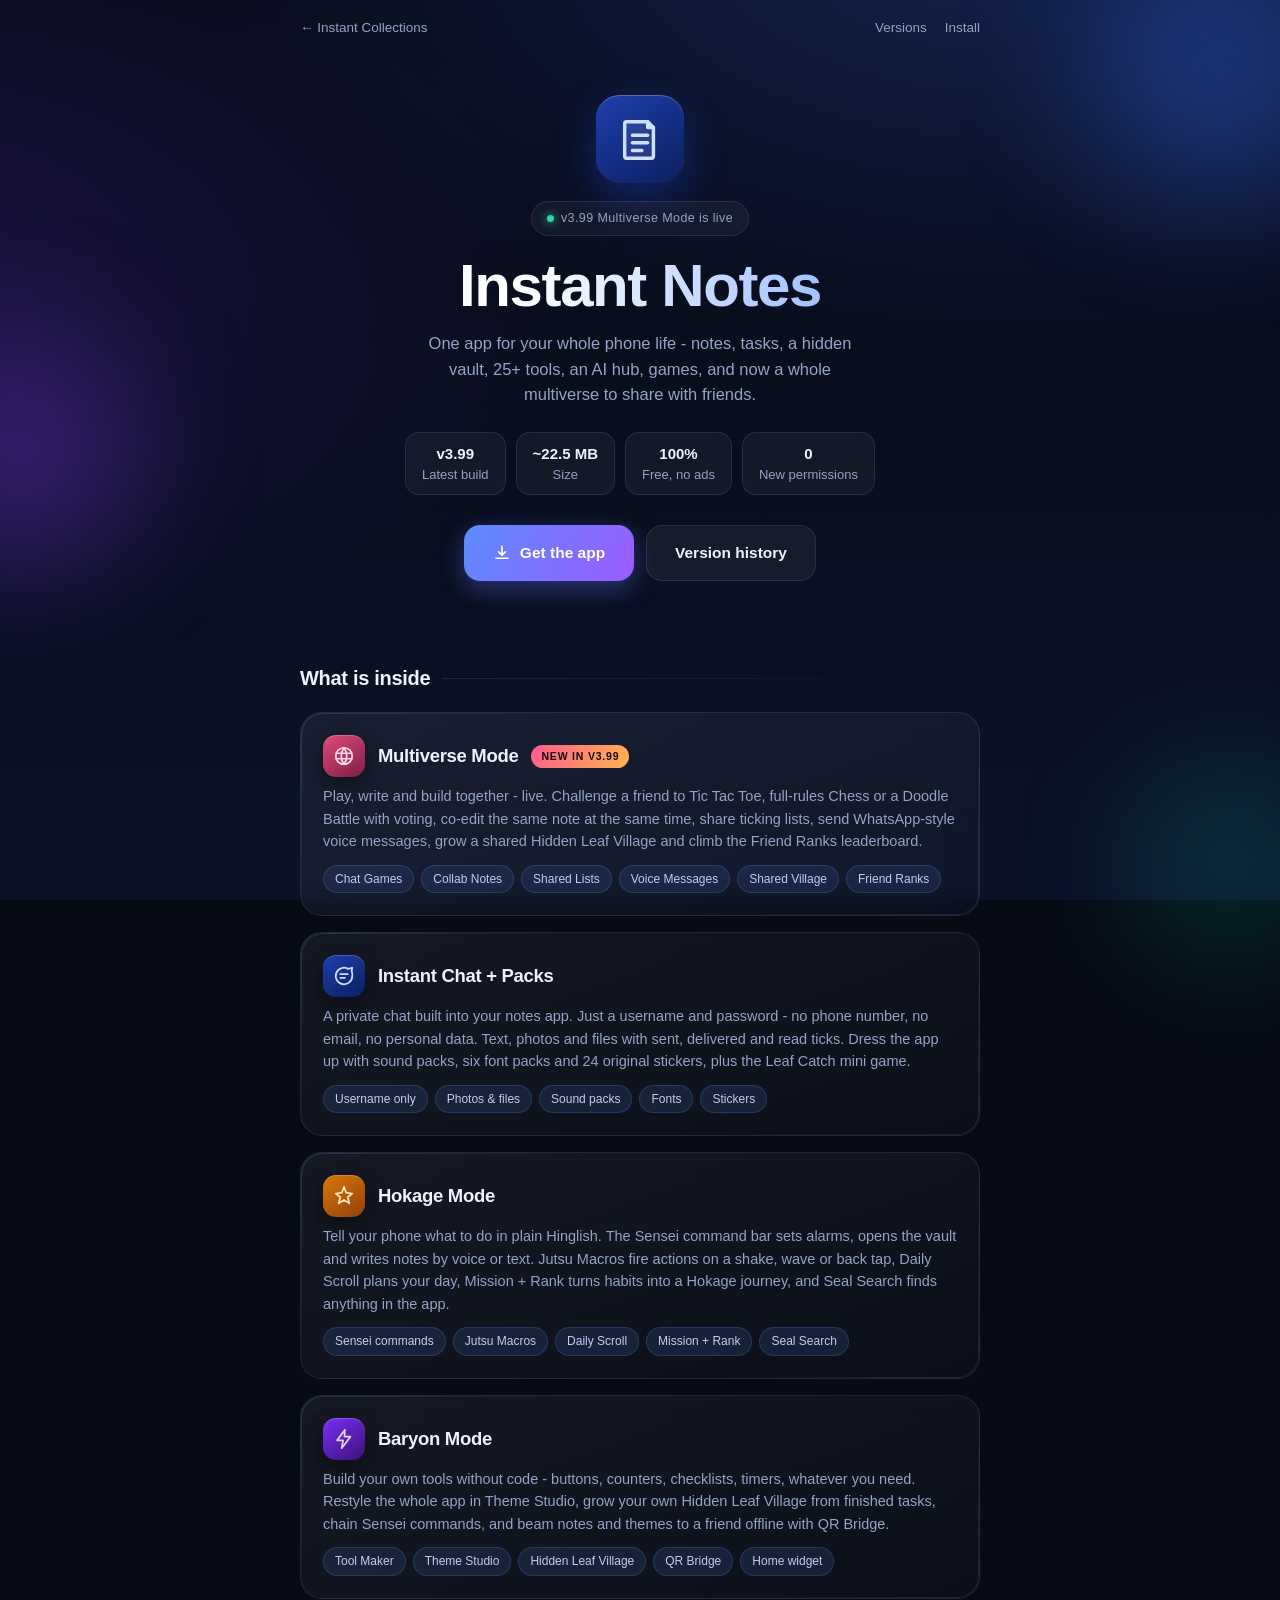
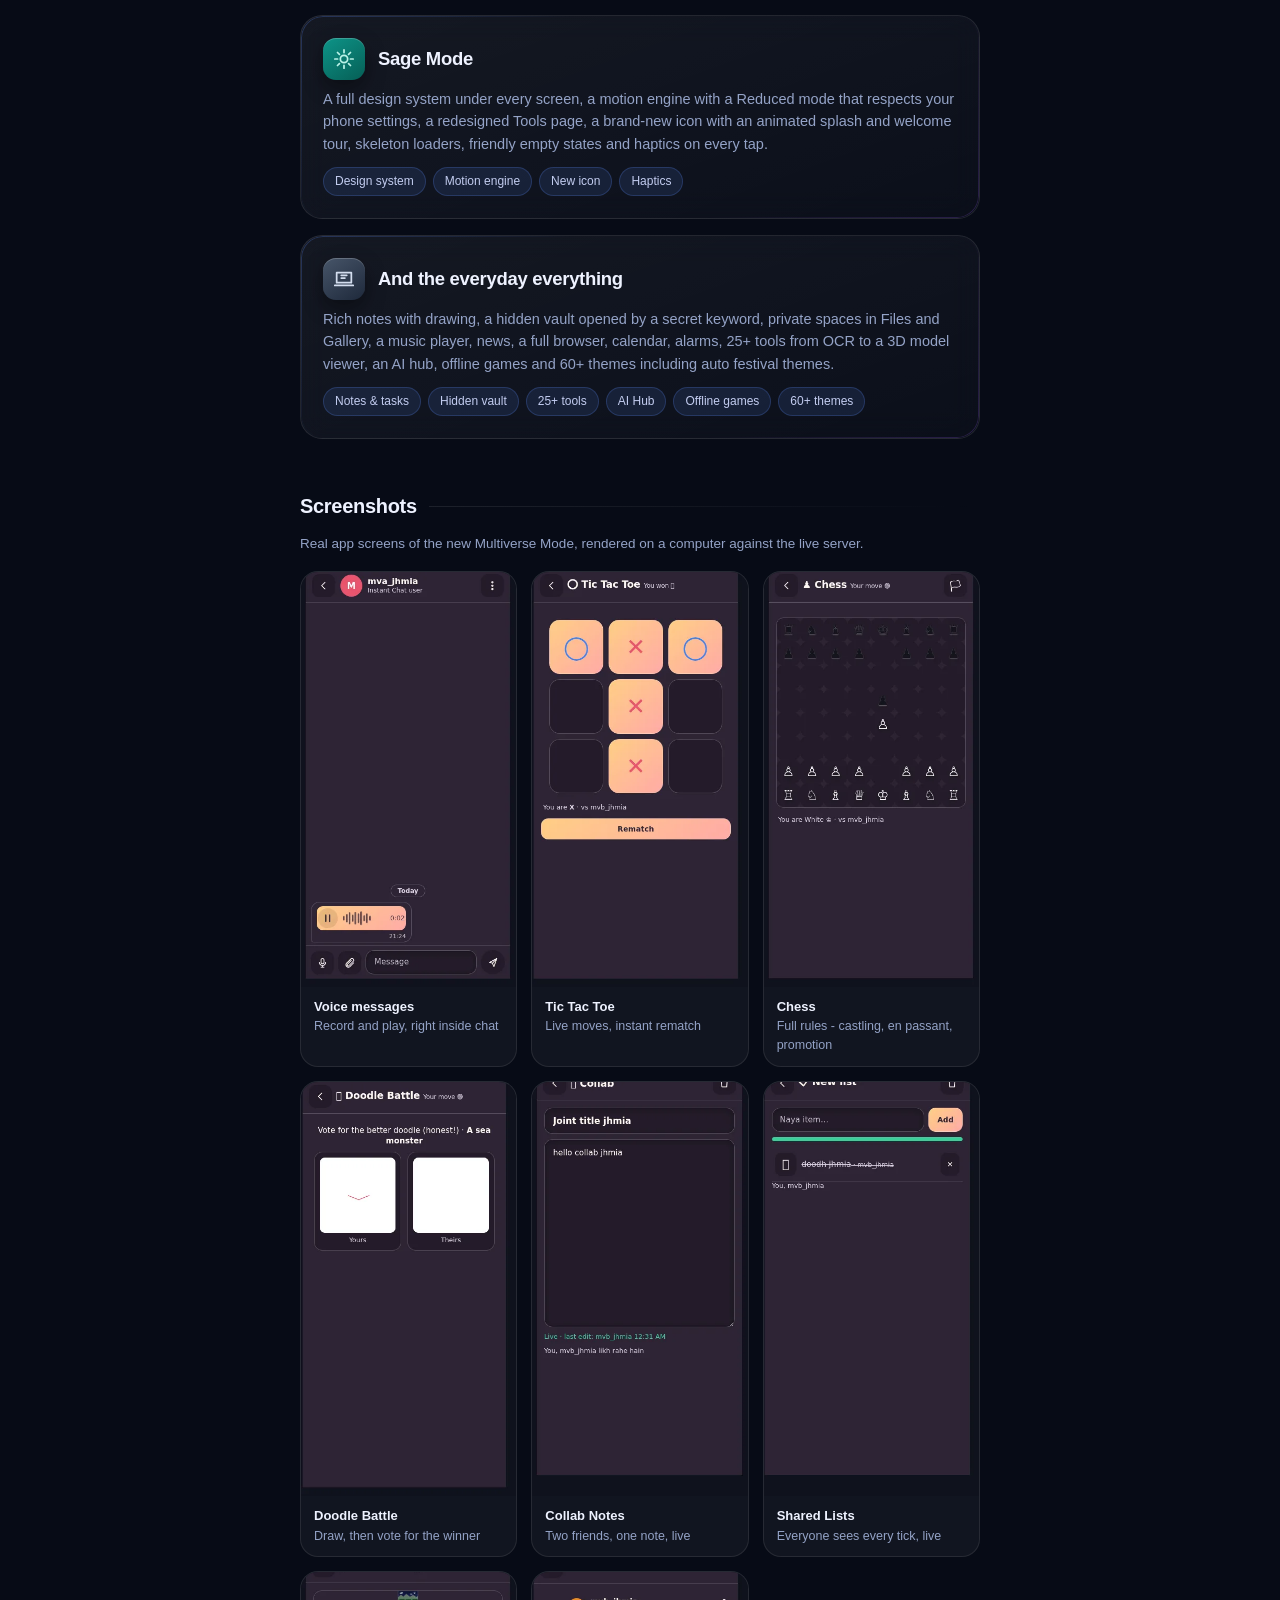
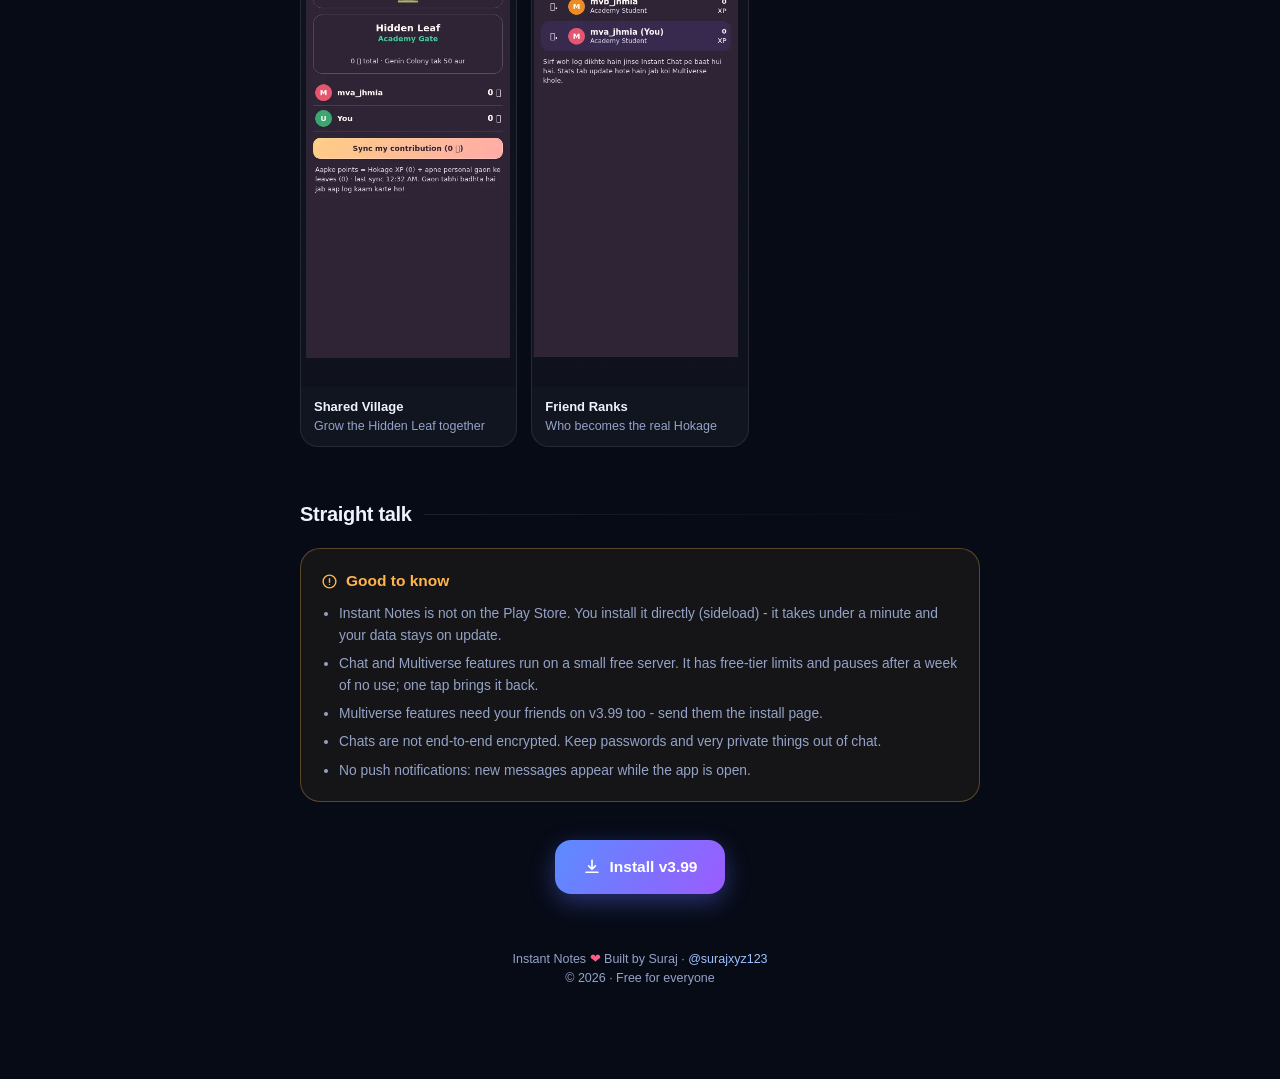
<file: 14-notes.html>
<!DOCTYPE html><html lang="en"><head><meta charset="UTF-8"><meta name="viewport" content="width=device-width, initial-scale=1.0, viewport-fit=cover"><title>Instant Notes - All-in-one Android app</title><meta name="description" content="Instant Notes v3.99 Multiverse Mode - notes, vault, tools, AI hub, games and now live chat games, collab notes and shared lists with friends. Free for Android.">
<meta name="robots" content="index, follow, max-image-preview:large">
<link rel="canonical" href="https://surajxyz123.github.io/instant-collections/notes.html">
<meta property="og:type" content="website">
<meta property="og:site_name" content="Instant Collections">
<meta property="og:title" content="Instant Notes - All-in-one Android app">
<meta property="og:description" content="Notes, vault, 25+ tools, AI hub, games - and now play, write and build live with friends. Free for Android.">
<meta property="og:url" content="https://surajxyz123.github.io/instant-collections/notes.html">
<meta name="twitter:card" content="summary">
<meta name="twitter:title" content="Instant Notes - All-in-one Android app">
<meta name="twitter:description" content="Notes, vault, 25+ tools, AI hub, games - and now play, write and build live with friends. Free for Android."><style>
* { margin:0; padding:0; box-sizing:border-box; -webkit-tap-highlight-color:transparent; }
:root{
--bg:#070b16; --bg2:#0b1226; --card:rgba(255,255,255,.045); --stroke:rgba(255,255,255,.09);
--txt:#eef2ff; --dim:#94a3c7; --accent:#5b8cff; --accent2:#9b5bff; --green:#2dd4a7; --pink:#ff5b8d; --amber:#ffb54d;
}
html{ scroll-behavior:smooth; }
body{
font-family:-apple-system,BlinkMacSystemFont,'Segoe UI',Roboto,'Helvetica Neue',Arial,sans-serif;
background:var(--bg); color:var(--txt); min-height:100vh; overflow-x:hidden; line-height:1.55;
}
.bg{ position:fixed; inset:0; z-index:-2; background:
radial-gradient(120% 90% at 80% -10%, #14224d 0%, transparent 55%),
radial-gradient(100% 80% at -10% 30%, #1a1340 0%, transparent 55%),
linear-gradient(180deg, var(--bg) 0%, var(--bg2) 100%); }
.blob{ position:fixed; border-radius:50%; filter:blur(70px); opacity:.35; z-index:-1; animation:drift 16s ease-in-out infinite alternate; }
.b1{ width:260px; height:260px; background:#3b6cff; top:-60px; right:-70px; }
.b2{ width:220px; height:220px; background:#8b3bff; top:38%; left:-90px; animation-delay:-5s; animation-duration:19s; }
.b3{ width:180px; height:180px; background:#0fbba6; bottom:-50px; right:-40px; animation-delay:-9s; animation-duration:22s; opacity:.22; }
@keyframes drift{ from{ transform:translate(0,0) scale(1); } to{ transform:translate(30px,40px) scale(1.15); } }
.wrap{ max-width:720px; margin:0 auto; padding:0 20px 90px; }
/* top nav */
nav{ display:flex; align-items:center; justify-content:space-between; padding:18px 0 0; }
nav a{ color:var(--dim); text-decoration:none; font-size:13.5px; display:inline-flex; align-items:center; gap:6px; }
nav a:hover{ color:var(--txt); }
nav .links{ display:flex; gap:18px; }
/* hero */
header{ text-align:center; padding:56px 0 30px; }
.pill{ display:inline-flex; align-items:center; gap:7px; font-size:12.5px; letter-spacing:.4px; color:var(--dim);
border:1px solid var(--stroke); background:var(--card); padding:7px 15px; border-radius:100px;
backdrop-filter:blur(8px); animation:fadeDown .8s cubic-bezier(.2,.8,.2,1) both; }
.pill .dot{ width:7px; height:7px; border-radius:50%; background:var(--green); box-shadow:0 0 10px var(--green); animation:pulse 2.2s infinite; }
@keyframes pulse{ 0%,100%{ transform:scale(1); opacity:1;} 50%{ transform:scale(1.5); opacity:.55;} }
.appicon{ width:88px; height:88px; margin:0 auto 18px; border-radius:24px; display:grid; place-items:center;
background:linear-gradient(145deg,#1d3fae,#0c1f5e);
box-shadow:0 16px 40px rgba(20,60,200,.4), inset 0 1px 0 rgba(255,255,255,.25);
animation:bob 5s ease-in-out infinite, fadeDown .8s .05s cubic-bezier(.2,.8,.2,1) both; }
.appicon svg{ width:46px; height:46px; }
@keyframes bob{ 0%,100%{ transform:translateY(0);} 50%{ transform:translateY(-6px);} }
h1{ margin-top:18px; font-size:clamp(40px,10vw,60px); font-weight:800; letter-spacing:-1.4px; line-height:1.05;
background:linear-gradient(100deg,#fff 15%,#8db2ff 40%,#c29bff 60%,#fff 85%);
background-size:220% 100%; -webkit-background-clip:text; background-clip:text; color:transparent;
animation:shine 6s linear infinite, fadeDown .9s .12s cubic-bezier(.2,.8,.2,1) both; }
@keyframes shine{ to{ background-position:-220% 0; } }
.sub{ margin-top:14px; color:var(--dim); font-size:16.5px; max-width:460px; margin-left:auto; margin-right:auto;
animation:fadeDown 1s .24s cubic-bezier(.2,.8,.2,1) both; }
.stats{ display:flex; justify-content:center; gap:10px; margin-top:24px; animation:fadeDown 1s .34s cubic-bezier(.2,.8,.2,1) both; flex-wrap:wrap; }
.stat{ border:1px solid var(--stroke); background:var(--card); border-radius:14px; padding:9px 16px; font-size:13px; color:var(--dim); backdrop-filter:blur(8px); }
.stat b{ color:var(--txt); font-size:15px; display:block; }
.cta{ display:flex; gap:12px; justify-content:center; margin-top:30px; flex-wrap:wrap; animation:fadeDown 1s .44s cubic-bezier(.2,.8,.2,1) both; }
.btn{ position:relative; overflow:hidden; min-width:170px; text-align:center; text-decoration:none; font-weight:700; font-size:15.5px;
padding:15px 24px; border-radius:16px; transition:transform .18s, box-shadow .3s; display:inline-flex; align-items:center; justify-content:center; gap:9px; }
.btn svg{ width:18px; height:18px; }
.btn:active{ transform:scale(.96); }
.btn-p{ color:#fff; background:linear-gradient(120deg,var(--accent),var(--accent2)); box-shadow:0 8px 24px rgba(91,110,255,.38); }
.btn-p::after{ content:""; position:absolute; top:0; left:-80%; width:50%; height:100%; transform:skewX(-20deg);
background:linear-gradient(90deg,transparent,rgba(255,255,255,.35),transparent); animation:sweep 3.2s ease-in-out infinite; }
@keyframes sweep{ 0%,55%{ left:-80%; } 100%{ left:130%; } }
.btn-g{ color:var(--txt); border:1px solid var(--stroke); background:rgba(255,255,255,.05); }
@keyframes fadeDown{ from{ opacity:0; transform:translateY(-18px);} to{ opacity:1; transform:none;} }
/* sections */
.sec-title{ display:flex; align-items:center; gap:12px; margin:52px 0 18px; }
.sec-title h2{ font-size:20px; font-weight:700; letter-spacing:-.3px; }
.sec-title .line{ flex:1; height:1px; background:linear-gradient(90deg,var(--stroke),transparent); }
/* feature cards */
.feat{ position:relative; border:1px solid var(--stroke); border-radius:22px; padding:22px; margin-bottom:16px; overflow:hidden;
background:linear-gradient(160deg, rgba(255,255,255,.06), rgba(255,255,255,.02)); backdrop-filter:blur(14px);
opacity:0; transform:translateY(30px); transition:opacity .7s cubic-bezier(.2,.8,.2,1), transform .7s cubic-bezier(.2,.8,.2,1); }
.feat.show{ opacity:1; transform:none; }
.feat::before{ content:""; position:absolute; inset:0; border-radius:22px; padding:1px; pointer-events:none;
background:linear-gradient(140deg, rgba(91,140,255,.5), transparent 30%, transparent 70%, rgba(155,91,255,.4));
-webkit-mask:linear-gradient(#000 0 0) content-box, linear-gradient(#000 0 0); -webkit-mask-composite:xor; mask-composite:exclude; opacity:.55; }
.feat-head{ display:flex; align-items:center; gap:13px; margin-bottom:6px; flex-wrap:wrap; }
.feat-ico{ width:42px; height:42px; border-radius:13px; display:grid; place-items:center; flex:none;
box-shadow:0 8px 20px rgba(0,0,0,.4), inset 0 1px 0 rgba(255,255,255,.2); }
.feat-ico svg{ width:22px; height:22px; }
.feat h3{ font-size:18.5px; font-weight:750; letter-spacing:-.3px; }
.feat .badge{ font-size:10.5px; font-weight:700; letter-spacing:.8px; text-transform:uppercase; padding:3px 10px; border-radius:100px;
background:linear-gradient(120deg,var(--pink),var(--amber)); color:#1a0b12; }
.feat p{ color:var(--dim); font-size:14.5px; margin:8px 0 12px; }
.tags{ display:flex; flex-wrap:wrap; gap:7px; }
.tag{ font-size:12px; color:#c3cdf0; background:rgba(91,140,255,.12); border:1px solid rgba(91,140,255,.22); padding:4px 11px; border-radius:100px; }
.i-blue{ background:linear-gradient(145deg,#1d3fae,#0c1f5e); }
.i-purple{ background:linear-gradient(145deg,#7b2ff7,#3b1178); }
.i-teal{ background:linear-gradient(145deg,#0d9488,#065f56); }
.i-pink{ background:linear-gradient(145deg,#e14a7c,#7c1d46); }
.i-amber{ background:linear-gradient(145deg,#d97706,#92400e); }
.i-slate{ background:linear-gradient(145deg,#475569,#1e293b); }
/* gallery */
.gallery{ display:grid; grid-template-columns:repeat(2,1fr); gap:14px; }
.shot{ border:1px solid var(--stroke); border-radius:18px; overflow:hidden; background:var(--card);
opacity:0; transform:translateY(26px); transition:opacity .6s, transform .6s; }
.shot.show{ opacity:1; transform:none; }
.shot img{ width:100%; display:block; aspect-ratio:410/790; object-fit:cover; }
.shot figcaption{ padding:10px 13px; font-size:12.5px; color:var(--dim); }
.shot figcaption b{ color:var(--txt); display:block; font-size:13px; }
/* honest box */
.honest{ border:1px solid rgba(255,181,77,.3); background:rgba(255,181,77,.06); border-radius:20px; padding:20px; }
.honest h3{ font-size:15.5px; color:var(--amber); margin-bottom:10px; display:flex; align-items:center; gap:8px; }
.honest h3 svg{ width:17px; height:17px; }
.honest ul{ margin-left:18px; color:var(--dim); font-size:13.8px; display:flex; flex-direction:column; gap:7px; }
footer{ text-align:center; margin-top:56px; color:var(--dim); font-size:12.5px; }
footer .heart{ color:var(--pink); display:inline-block; animation:beat 1.6s ease-in-out infinite; }
@keyframes beat{ 0%,100%{ transform:scale(1);} 12%{ transform:scale(1.3);} 24%{ transform:scale(1);} }
footer a{ color:#9fc0ff; text-decoration:none; }
@media (min-width:640px){ .gallery{ grid-template-columns:repeat(3,1fr); } }
</style></head><body><div class="bg"></div><div class="blob b1"></div><div class="blob b2"></div><div class="blob b3"></div><div class="wrap">
<nav><a href="./index.html">&#8592; Instant Collections</a><div class="links"><a href="./notes-versions.html">Versions</a><a href="./notes-install.html">Install</a></div></nav>
<header>
<div class="appicon"><svg viewBox="0 0 24 24" fill="none" stroke="#cfe0ff" stroke-width="1.8" stroke-linecap="round" stroke-linejoin="round"><path d="M5 3h11l3 3v15a1 1 0 0 1-1 1H5a1 1 0 0 1-1-1V4a1 1 0 0 1 1-1z" fill="rgba(255,255,255,.08)"/><path d="M16 3v3h3"/><path d="M8 10h8M8 14h8M8 18h5"/></svg></div>
<span class="pill"><span class="dot"></span>v3.99 Multiverse Mode is live</span>
<h1>Instant Notes</h1>
<p class="sub">One app for your whole phone life - notes, tasks, a hidden vault, 25+ tools, an AI hub, games, and now a whole multiverse to share with friends.</p>
<div class="stats"><div class="stat"><b>v3.99</b>Latest build</div><div class="stat"><b>~22.5 MB</b>Size</div><div class="stat"><b>100%</b>Free, no ads</div><div class="stat"><b>0</b>New permissions</div></div>
<div class="cta"><a class="btn btn-p" href="./notes-install.html"><svg viewBox="0 0 24 24" fill="none" stroke="currentColor" stroke-width="2.2" stroke-linecap="round" stroke-linejoin="round"><path d="M12 3v12m0 0l-4.5-4.5M12 15l4.5-4.5M4 19h16"/></svg>Get the app</a><a class="btn btn-g" href="./notes-versions.html">Version history</a></div>
</header>

<div class="sec-title"><h2>What is inside</h2><div class="line"></div></div>

<section class="feat"><div class="feat-head"><div class="feat-ico i-pink"><svg viewBox="0 0 24 24" fill="none" stroke="#ffd7e4" stroke-width="1.9" stroke-linecap="round" stroke-linejoin="round"><circle cx="12" cy="12" r="9"/><path d="M3.5 9h17M3.5 15h17M12 3a15 15 0 0 1 0 18M12 3a15 15 0 0 0 0 18"/></svg></div><h3>Multiverse Mode</h3><span class="badge">New in v3.99</span></div>
<p>Play, write and build together - live. Challenge a friend to Tic Tac Toe, full-rules Chess or a Doodle Battle with voting, co-edit the same note at the same time, share ticking lists, send WhatsApp-style voice messages, grow a shared Hidden Leaf Village and climb the Friend Ranks leaderboard.</p>
<div class="tags"><span class="tag">Chat Games</span><span class="tag">Collab Notes</span><span class="tag">Shared Lists</span><span class="tag">Voice Messages</span><span class="tag">Shared Village</span><span class="tag">Friend Ranks</span></div></section>

<section class="feat"><div class="feat-head"><div class="feat-ico i-blue"><svg viewBox="0 0 24 24" fill="none" stroke="#cfe0ff" stroke-width="1.9" stroke-linecap="round" stroke-linejoin="round"><path d="M8 10h8M8 14h5"/><path d="M21 12a9 9 0 1 1-4.4-7.7L21 3l-.7 3.6A8.9 8.9 0 0 1 21 12z"/></svg></div><h3>Instant Chat + Packs</h3></div>
<p>A private chat built into your notes app. Just a username and password - no phone number, no email, no personal data. Text, photos and files with sent, delivered and read ticks. Dress the app up with sound packs, six font packs and 24 original stickers, plus the Leaf Catch mini game.</p>
<div class="tags"><span class="tag">Username only</span><span class="tag">Photos &amp; files</span><span class="tag">Sound packs</span><span class="tag">Fonts</span><span class="tag">Stickers</span></div></section>

<section class="feat"><div class="feat-head"><div class="feat-ico i-amber"><svg viewBox="0 0 24 24" fill="none" stroke="#ffe3ba" stroke-width="1.9" stroke-linecap="round" stroke-linejoin="round"><path d="M12 2l2.2 6.2L21 9.3l-5 4.1 1.8 6.6L12 16.4 6.2 20l1.8-6.6-5-4.1 6.8-1.1z"/></svg></div><h3>Hokage Mode</h3></div>
<p>Tell your phone what to do in plain Hinglish. The Sensei command bar sets alarms, opens the vault and writes notes by voice or text. Jutsu Macros fire actions on a shake, wave or back tap, Daily Scroll plans your day, Mission + Rank turns habits into a Hokage journey, and Seal Search finds anything in the app.</p>
<div class="tags"><span class="tag">Sensei commands</span><span class="tag">Jutsu Macros</span><span class="tag">Daily Scroll</span><span class="tag">Mission + Rank</span><span class="tag">Seal Search</span></div></section>

<section class="feat"><div class="feat-head"><div class="feat-ico i-purple"><svg viewBox="0 0 24 24" fill="none" stroke="#e3d4ff" stroke-width="1.9" stroke-linecap="round" stroke-linejoin="round"><path d="M13 2L4.5 13.5H11L9.5 22 19 9.5h-6.5z"/></svg></div><h3>Baryon Mode</h3></div>
<p>Build your own tools without code - buttons, counters, checklists, timers, whatever you need. Restyle the whole app in Theme Studio, grow your own Hidden Leaf Village from finished tasks, chain Sensei commands, and beam notes and themes to a friend offline with QR Bridge.</p>
<div class="tags"><span class="tag">Tool Maker</span><span class="tag">Theme Studio</span><span class="tag">Hidden Leaf Village</span><span class="tag">QR Bridge</span><span class="tag">Home widget</span></div></section>

<section class="feat"><div class="feat-head"><div class="feat-ico i-teal"><svg viewBox="0 0 24 24" fill="none" stroke="#b9f2e8" stroke-width="1.9" stroke-linecap="round" stroke-linejoin="round"><circle cx="12" cy="12" r="4"/><path d="M12 2v3M12 19v3M2 12h3M19 12h3M4.9 4.9l2.1 2.1M17 17l2.1 2.1M19.1 4.9L17 7M7 17l-2.1 2.1"/></svg></div><h3>Sage Mode</h3></div>
<p>A full design system under every screen, a motion engine with a Reduced mode that respects your phone settings, a redesigned Tools page, a brand-new icon with an animated splash and welcome tour, skeleton loaders, friendly empty states and haptics on every tap.</p>
<div class="tags"><span class="tag">Design system</span><span class="tag">Motion engine</span><span class="tag">New icon</span><span class="tag">Haptics</span></div></section>

<section class="feat"><div class="feat-head"><div class="feat-ico i-slate"><svg viewBox="0 0 24 24" fill="none" stroke="#d4deef" stroke-width="1.9" stroke-linecap="round" stroke-linejoin="round"><path d="M4 5h16v11H4z"/><path d="M2 19h20M9 8h6M9 11h4"/></svg></div><h3>And the everyday everything</h3></div>
<p>Rich notes with drawing, a hidden vault opened by a secret keyword, private spaces in Files and Gallery, a music player, news, a full browser, calendar, alarms, 25+ tools from OCR to a 3D model viewer, an AI hub, offline games and 60+ themes including auto festival themes.</p>
<div class="tags"><span class="tag">Notes &amp; tasks</span><span class="tag">Hidden vault</span><span class="tag">25+ tools</span><span class="tag">AI Hub</span><span class="tag">Offline games</span><span class="tag">60+ themes</span></div></section>

<div class="sec-title"><h2>Screenshots</h2><div class="line"></div></div>
<p style="color:var(--dim);font-size:13.5px;margin:-6px 0 16px;">Real app screens of the new Multiverse Mode, rendered on a computer against the live server.</p>
<div class="gallery">
<figure class="shot"><img src="./1-notes-voice.webp" alt="Voice message playing inside Instant Chat" loading="lazy"><figcaption><b>Voice messages</b>Record and play, right inside chat</figcaption></figure>
<figure class="shot"><img src="./2-notes-ttt.webp" alt="Tic Tac Toe game in chat" loading="lazy"><figcaption><b>Tic Tac Toe</b>Live moves, instant rematch</figcaption></figure>
<figure class="shot"><img src="./3-notes-chess.webp" alt="Chess game with legal move hints" loading="lazy"><figcaption><b>Chess</b>Full rules - castling, en passant, promotion</figcaption></figure>
<figure class="shot"><img src="./4-notes-doodle.webp" alt="Doodle Battle voting screen" loading="lazy"><figcaption><b>Doodle Battle</b>Draw, then vote for the winner</figcaption></figure>
<figure class="shot"><img src="./5-notes-collab.webp" alt="Collab note being co-edited" loading="lazy"><figcaption><b>Collab Notes</b>Two friends, one note, live</figcaption></figure>
<figure class="shot"><img src="./6-notes-lists.webp" alt="Shared list with live ticks" loading="lazy"><figcaption><b>Shared Lists</b>Everyone sees every tick, live</figcaption></figure>
<figure class="shot"><img src="./7-notes-village.webp" alt="Shared Hidden Leaf Village" loading="lazy"><figcaption><b>Shared Village</b>Grow the Hidden Leaf together</figcaption></figure>
<figure class="shot"><img src="./8-notes-ranks.webp" alt="Friend Ranks leaderboard" loading="lazy"><figcaption><b>Friend Ranks</b>Who becomes the real Hokage</figcaption></figure>
</div>

<div class="sec-title"><h2>Straight talk</h2><div class="line"></div></div>
<div class="honest"><h3><svg viewBox="0 0 24 24" fill="none" stroke="currentColor" stroke-width="2" stroke-linecap="round"><circle cx="12" cy="12" r="9"/><path d="M12 8v5m0 3v.01"/></svg>Good to know</h3>
<ul>
<li>Instant Notes is not on the Play Store. You install it directly (sideload) - it takes under a minute and your data stays on update.</li>
<li>Chat and Multiverse features run on a small free server. It has free-tier limits and pauses after a week of no use; one tap brings it back.</li>
<li>Multiverse features need your friends on v3.99 too - send them the install page.</li>
<li>Chats are not end-to-end encrypted. Keep passwords and very private things out of chat.</li>
<li>No push notifications: new messages appear while the app is open.</li>
</ul></div>

<div class="cta" style="margin-top:38px;"><a class="btn btn-p" href="./notes-install.html"><svg viewBox="0 0 24 24" fill="none" stroke="currentColor" stroke-width="2.2" stroke-linecap="round" stroke-linejoin="round"><path d="M12 3v12m0 0l-4.5-4.5M12 15l4.5-4.5M4 19h16"/></svg>Install v3.99</a></div>

<footer>Instant Notes <span class="heart">&#10084;</span> Built by Suraj &middot; <a href="https://github.com/surajxyz123" target="_blank" rel="noopener">@surajxyz123</a><br>&copy; 2026 &middot; Free for everyone</footer>
</div><script>
const io = new IntersectionObserver(es => { es.forEach(e => { if (e.isIntersecting) { e.target.classList.add('show'); io.unobserve(e.target); } }); }, { threshold: .1 });
document.querySelectorAll('.feat, .shot').forEach(el => io.observe(el));
</script></body></html>
</file>
